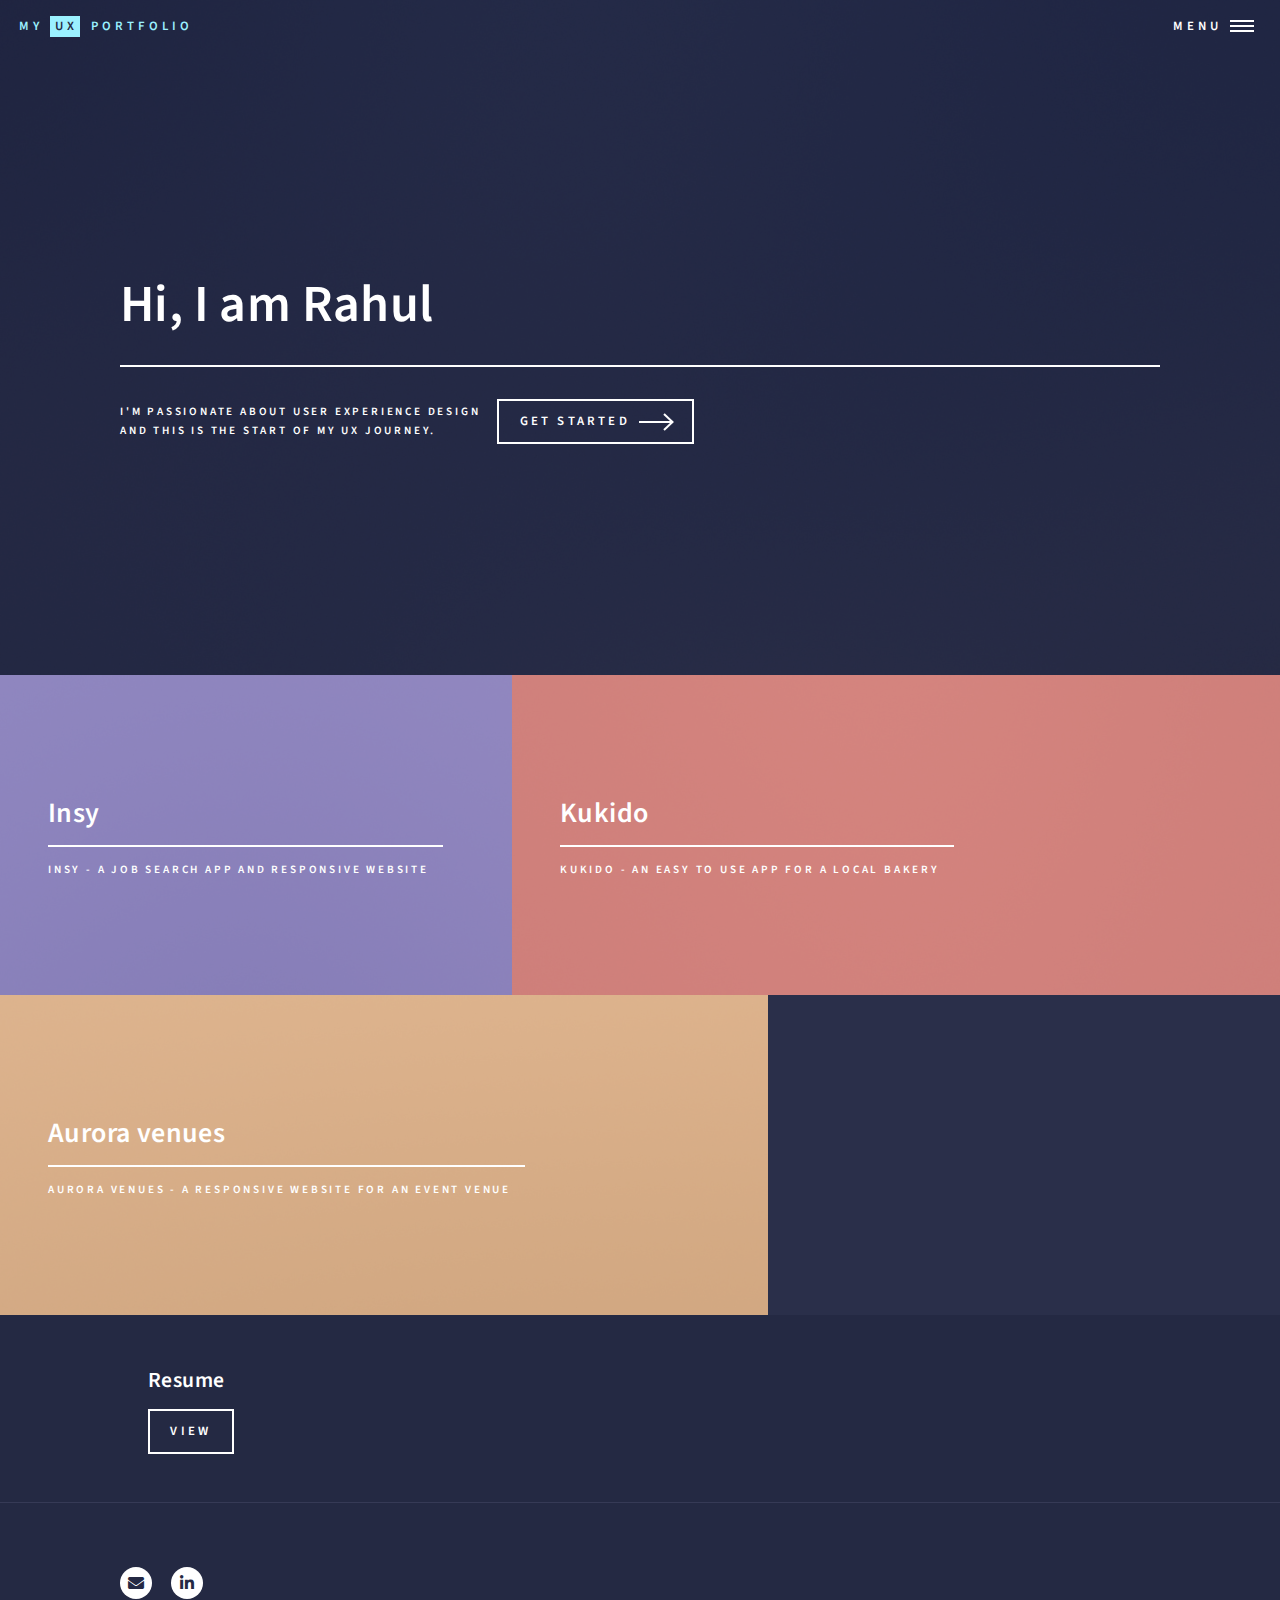
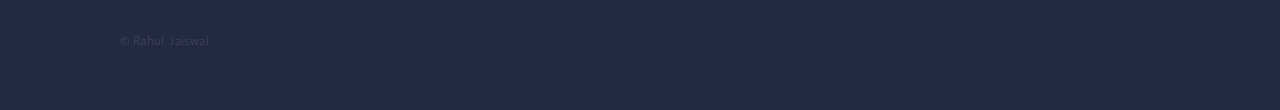
<file: index.html>
<!DOCTYPE HTML>
<html>
	<head>
		<title>Rahul Jaiswal - UX Portfolio</title>
		<meta charset="utf-8" />
		<meta name="viewport" content="width=device-width, initial-scale=1, user-scalable=no" />
		<link rel="stylesheet" href="assets/css/main.css" />
		<noscript><link rel="stylesheet" href="assets/css/noscript.css" /></noscript>
	</head>
	<body class="is-preload">

		<!-- Wrapper -->
			<div id="wrapper">

				<!-- Header -->
					<header id="header" class="alt">
						<a href="index.html" class="logo"><span>My </span><strong>UX</strong> <span>Portfolio</span></a>
						<nav>
							<a href="#menu">Menu</a>
						</nav>
					</header>

				<!-- Menu -->
					<nav id="menu">
						<ul class="links">
							<li><a href="index.html">Home</a></li>
							
							<li><a href="about.html">About</a></li>
							
						</ul>
						
					</nav>

				<!-- Banner -->
					<section id="banner" class="major">
						<div class="inner">
							<header class="major">
								<h1>Hi, I am Rahul </h1>
							</header>
							<div class="content">
								<p>I'm passionate about user experience design<br />
								and this is the start of my UX journey.</p>
								<ul class="actions">
									<li><a href="#one" class="button next scrolly">Get Started</a></li>
								</ul>
							</div>
						</div>
					</section>

				<!-- Main -->
					<div id="main">

						<!-- One -->
							<section id="one" class="tiles">
								<article>
									<span class="image">
										<img src="images/pic01.jpg" alt="" />
									</span>
									<header class="major">
										<h3><a href="insy.html" class="link">Insy</a></h3>
										<p>Insy - A job search app and responsive website</p>
									</header>
								</article>
								<article>
									<span class="image">
										<img src="images/pic02.jpg" alt="" />
									</span>
									<header class="major">
										<h3><a href="kukido.html" class="link">Kukido</a></h3>
										<p>Kukido - An easy to use app for a local bakery</p>
									</header>
								</article>
								<article>
									<span class="image">
										<img src="images/pic03.jpg" alt="" />
									</span>
									<header class="major">
										<h3><a href="aurora.html" class="link">Aurora venues</a></h3>
										<p>Aurora venues - A responsive website for an event venue</p>
									</header>
								</article>
								
							</section>

						
					</div>

				<!-- Contact -->
					<section id="contact">
						
							
							
								
						<div class="contact-method">
						
							<h3>Resume</h3>
							<ul class="actions">
								<li><a href="https://drive.google.com/file/d/16AowHIV2PCfKA3RDpRT-VgDS4hAPNnhu/view?usp=share_link" target = "_blank" class = "button">view</a></li>
							</ul>
						</div>
								
								
								
							
						
					</section>

				<!-- Footer -->
					<footer id="footer">
						<div class="inner">
							<ul class="icons">
								<li><a href="mailto: rahuljaisvval@outlook.com" target = "_blank" class="icon solid alt fa-envelope"><span class="label">Email</span></a></li>
								
							
								
								<li><a href="http://www.linkedin.com/in/rahuljaisvval" target="_blank" class="icon brands alt fa-linkedin-in"><span class="label">LinkedIn</span></a></li>
							</ul>
							<ul class="copyright">
								<li>&copy; Rahul Jaiswal</li>
							</ul>
						</div>
					</footer>

			</div>

		<!-- Scripts -->
			<script src="assets/js/jquery.min.js"></script>
			<script src="assets/js/jquery.scrolly.min.js"></script>
			<script src="assets/js/jquery.scrollex.min.js"></script>
			<script src="assets/js/browser.min.js"></script>
			<script src="assets/js/breakpoints.min.js"></script>
			<script src="assets/js/util.js"></script>
			<script src="assets/js/main.js"></script>

	</body>
</html>
</file>
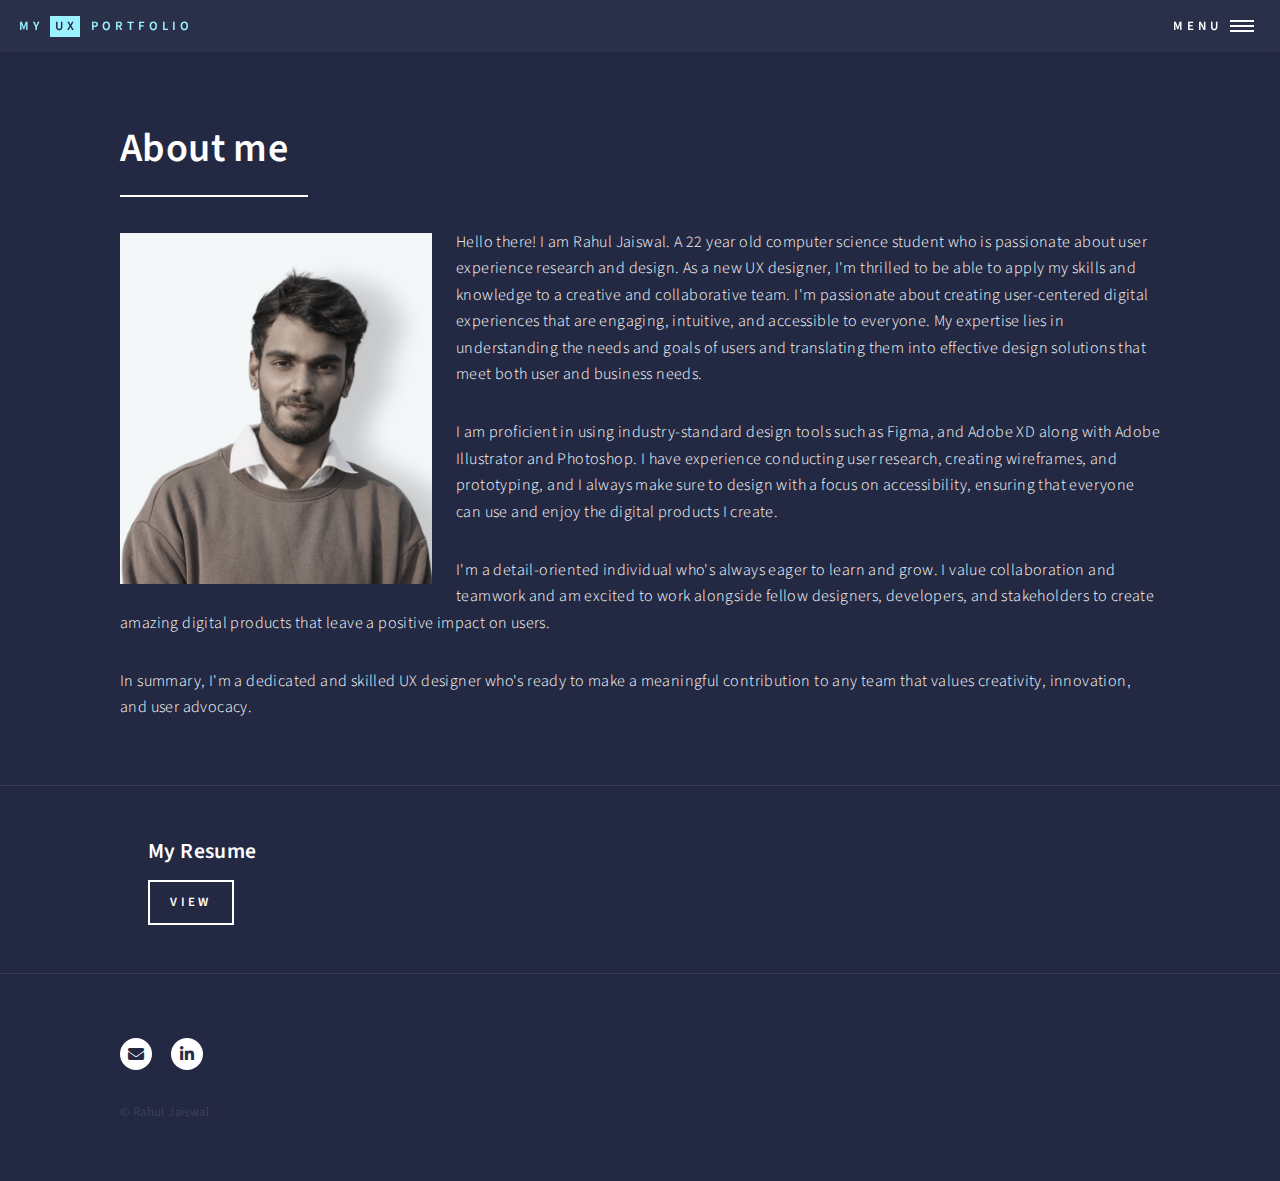
<file: about.html>
<!DOCTYPE HTML>

<html>
	<head>
		<title>About</title>
		<meta charset="utf-8" />
		<meta name="viewport" content="width=device-width, initial-scale=1, user-scalable=no" />
		<link rel="stylesheet" href="assets/css/main.css" />
		<noscript><link rel="stylesheet" href="assets/css/noscript.css" /></noscript>
	</head>
	<body class="is-preload">

		<!-- Wrapper -->
			<div id="wrapper">

				<!-- Header -->
					<header id="header">
						<a href="index.html" class="logo"><span>My </span><strong>UX</strong> <span>Portfolio</span></a>
						<nav>
							<a href="#menu">Menu</a>
						</nav>
					</header>

				<!-- Menu -->
					<nav id="menu">
						<ul class="links">
							<li><a href="index.html">Home</a></li>
							<li><a href="about.html">About</a></li>
							
						</ul>
						
					</nav>

				<!-- Main -->
					<div id="main" class="alt">

						<!-- One -->
							<section id="one">
								<div class="inner">
									<header class="major">
										<h1>About me</h1>
									</header>
									<span class="image left"><img src="/images/about.jpg" alt="" data-position="25% 25%" /></span>
									<p>Hello there! I am Rahul Jaiswal. A 22 year old computer science student who is passionate about user experience research and design. As a new UX designer, I'm thrilled to be able to apply my skills and knowledge to a creative and collaborative team. I'm passionate about creating user-centered digital experiences that are engaging, intuitive, and accessible to everyone. My expertise lies in understanding the needs and goals of users and translating them into effective design solutions that meet both user and business needs.</p>

										<p>I am proficient in using industry-standard design tools such as Figma, and Adobe XD along with Adobe Illustrator and Photoshop. I have experience conducting user research, creating wireframes, and prototyping, and I always make sure to design with a focus on accessibility, ensuring that everyone can use and enjoy the digital products I create.</p>
										
										<p>I'm a detail-oriented individual who's always eager to learn and grow. I value collaboration and teamwork and am excited to work alongside fellow designers, developers, and stakeholders to create amazing digital products that leave a positive impact on users.</p>
										
										<p>In summary, I'm a dedicated and skilled UX designer who's ready to make a meaningful contribution to any team that values creativity, innovation, and user advocacy.</p> 
										
										
										
										
								</div>
							</section>

					</div>

				<!-- Contact -->
				<section id="contact">
						
							
							
								
					<div class="contact-method">
						
						<h3>My Resume</h3>
						<ul class="actions">
							<li><a href="https://drive.google.com/file/d/16AowHIV2PCfKA3RDpRT-VgDS4hAPNnhu/view?usp=share_link" target = "_blank" class = "button">view</a></li>
						</ul>
					</div>
				
				
				
			
		
	</section>

				<!-- Footer -->
					<footer id="footer">
						<div class="inner">
							<ul class="icons">
								<li><a href="mailto: rahuljaisvval@outlook.com" class="icon solid alt fa-envelope"><span class="label">Email</span></a></li>
							
								
								<li><a href="http://www.linkedin.com/in/rahuljaisvval" target="_blank" class="icon brands alt fa-linkedin-in"><span class="label">LinkedIn</span></a></li>
							</ul>
							<ul class="copyright">
								<li>&copy; Rahul Jaiswal</li>
							</ul>
						</div>
					</footer>

			</div>

		<!-- Scripts -->
			<script src="assets/js/jquery.min.js"></script>
			<script src="assets/js/jquery.scrolly.min.js"></script>
			<script src="assets/js/jquery.scrollex.min.js"></script>
			<script src="assets/js/browser.min.js"></script>
			<script src="assets/js/breakpoints.min.js"></script>
			<script src="assets/js/util.js"></script>
			<script src="assets/js/main.js"></script>

	</body>
</html>
</file>
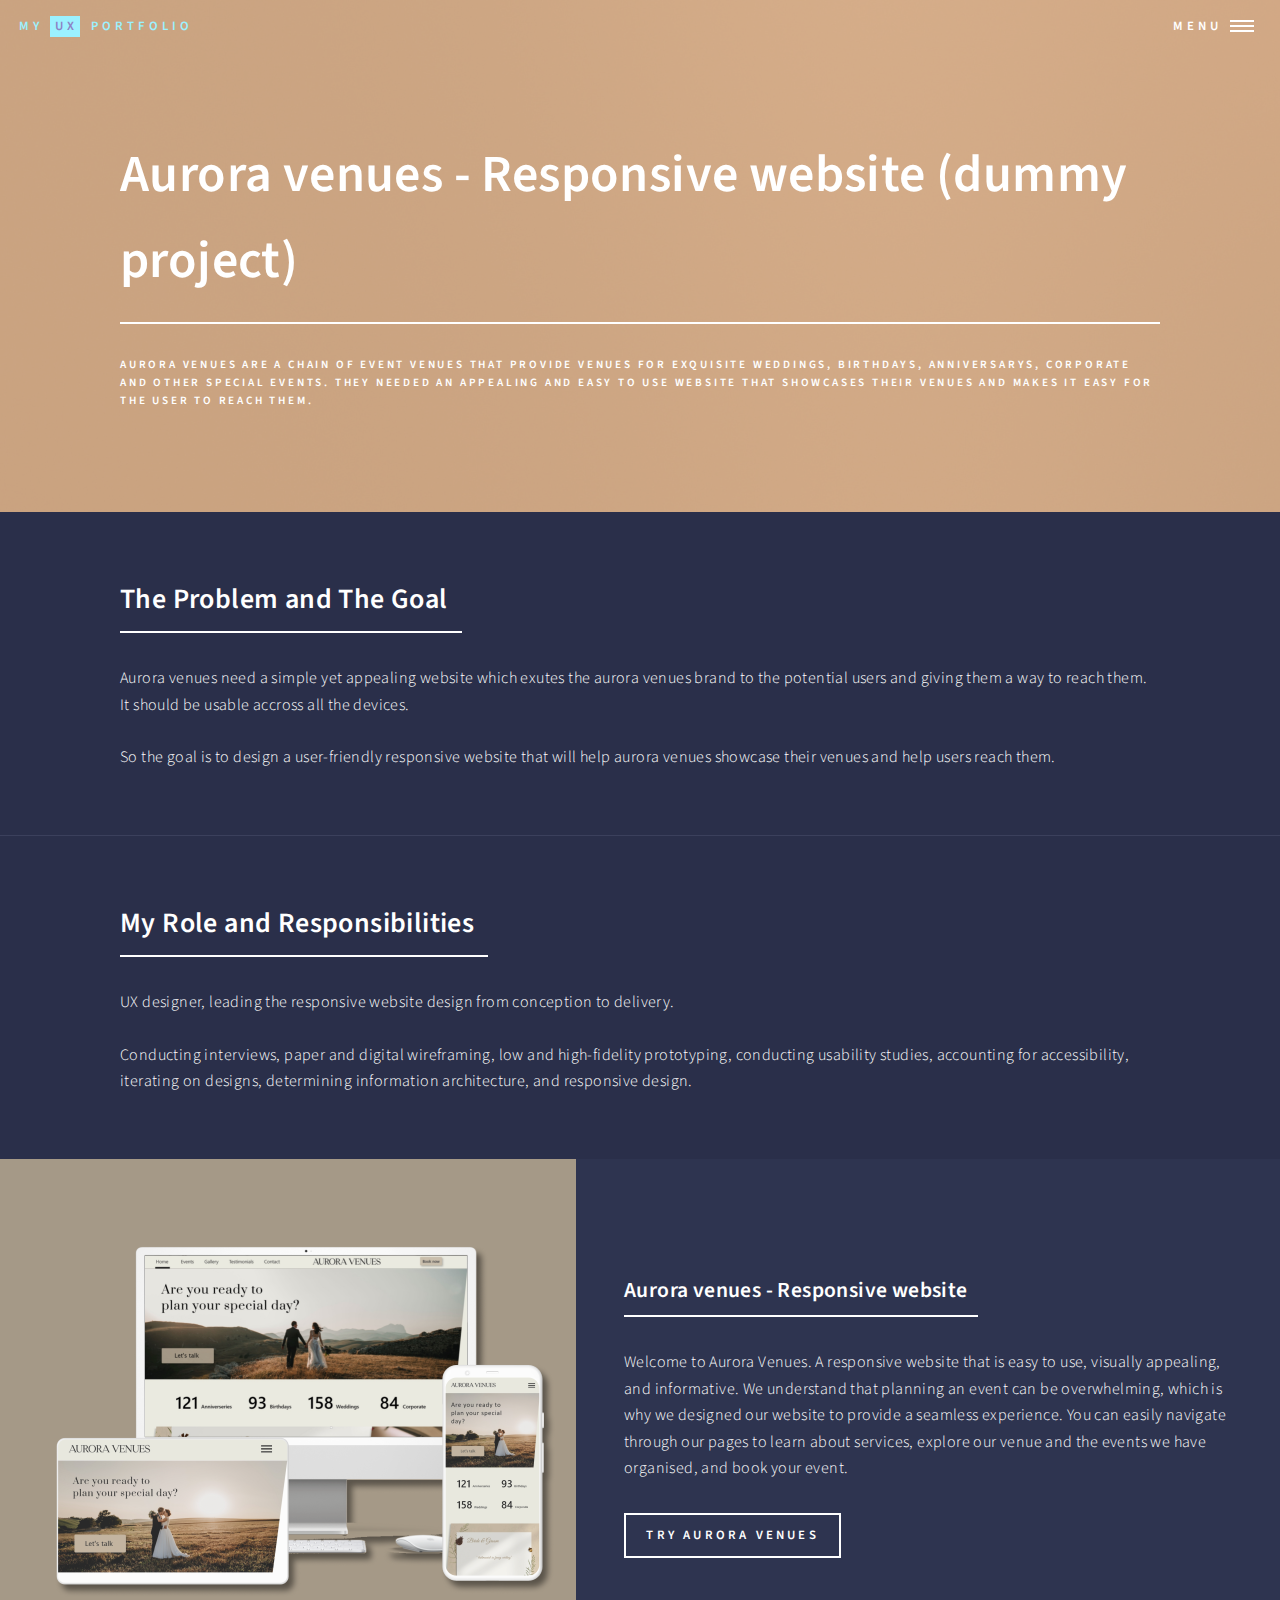
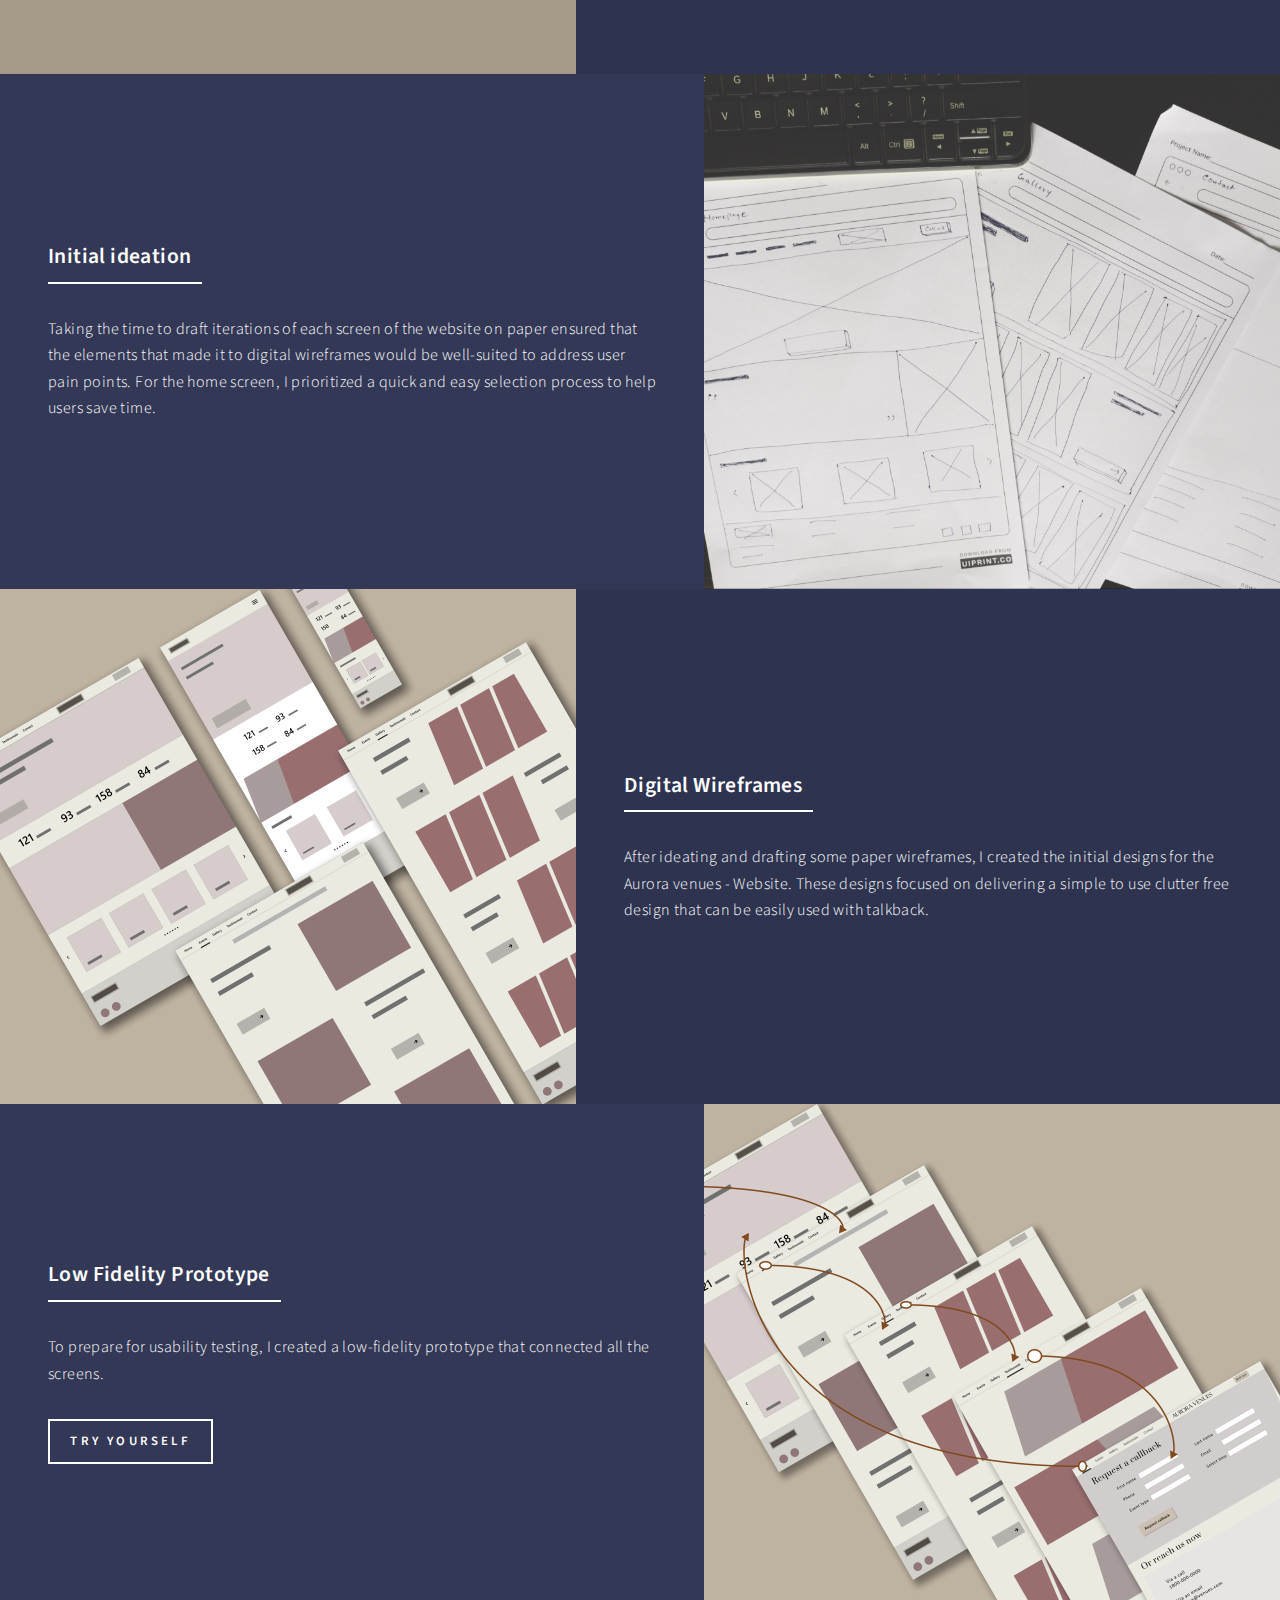
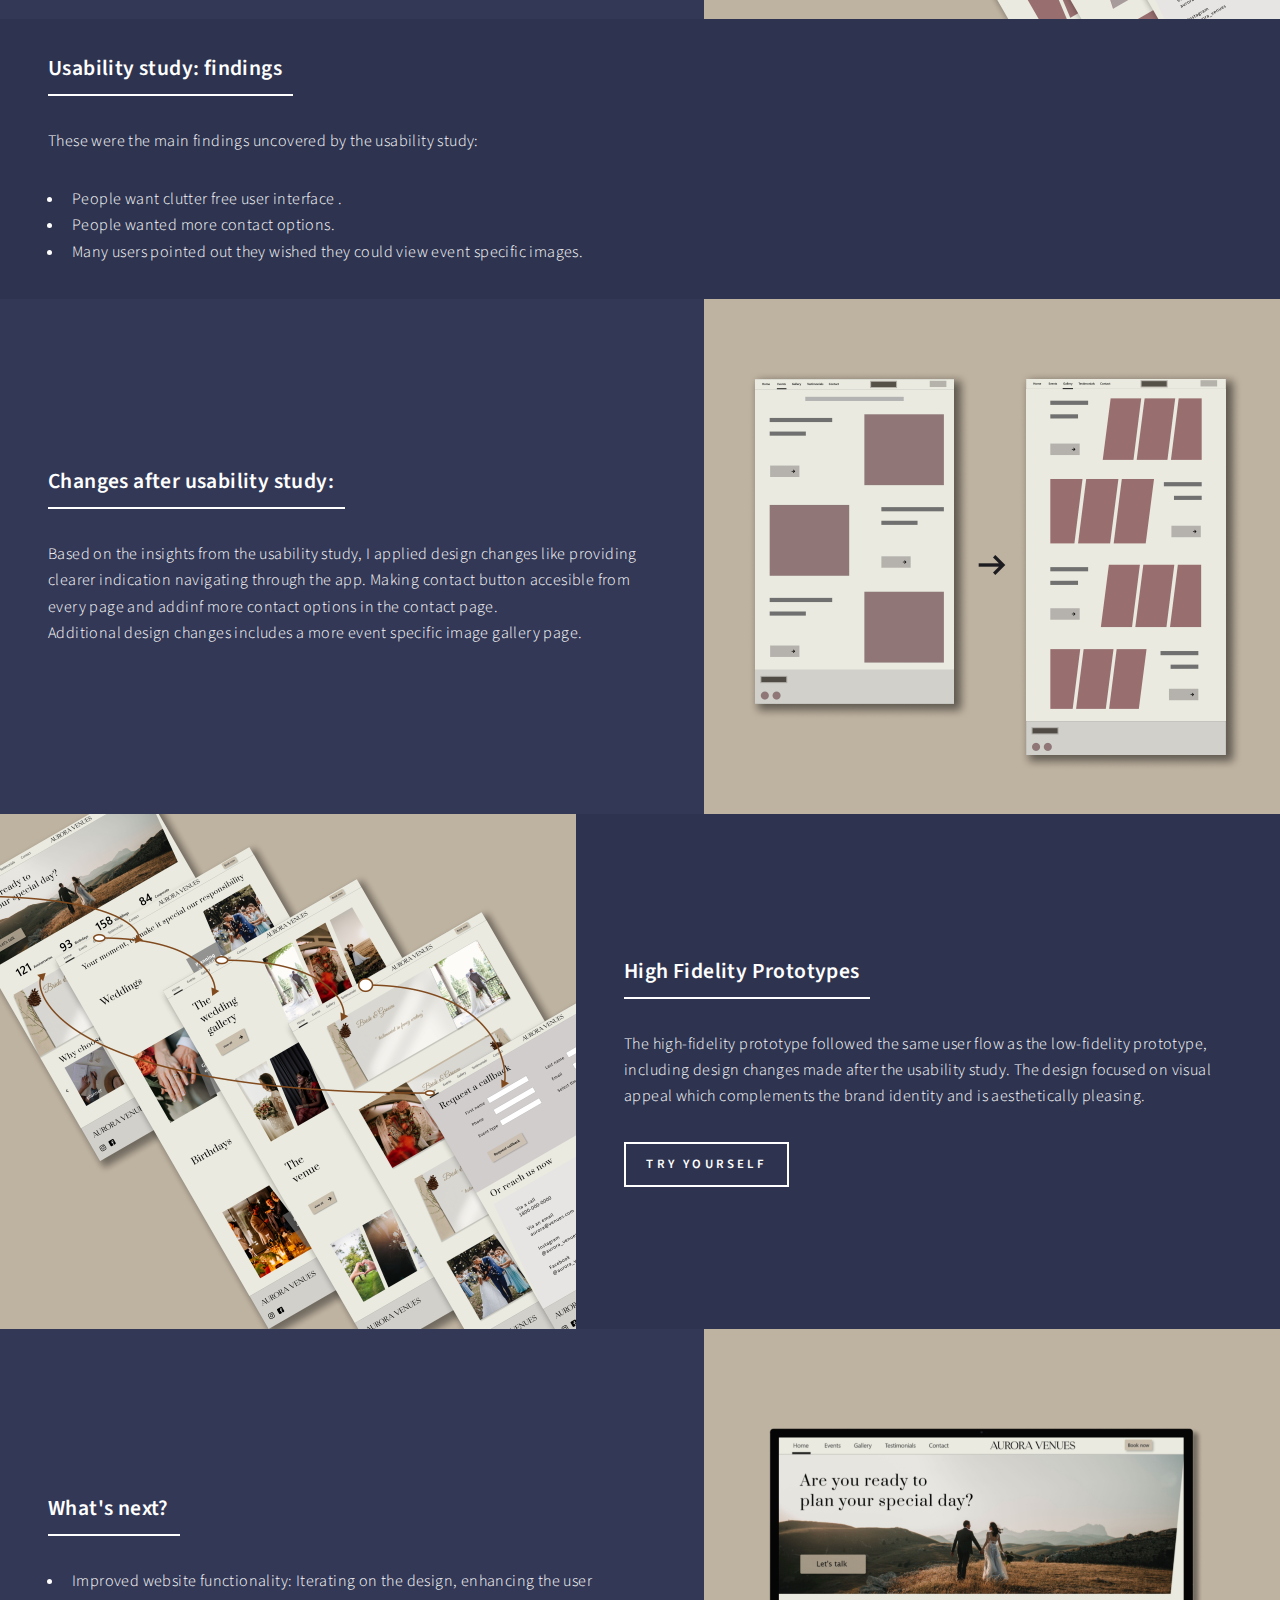
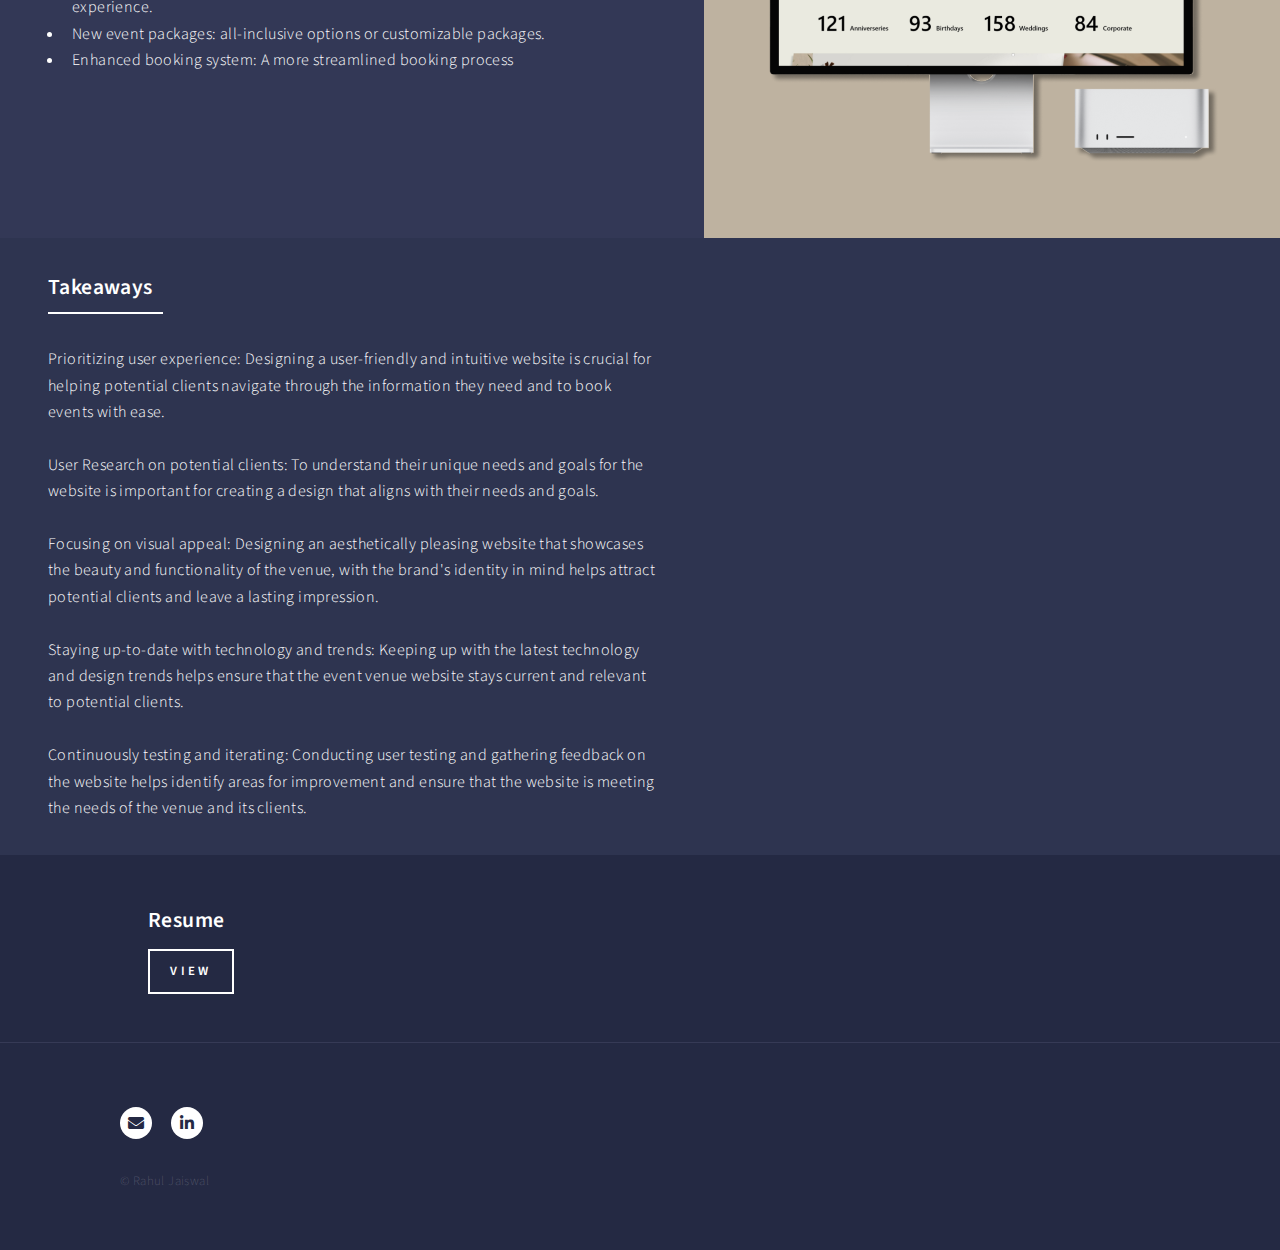
<file: aurora.html>
<!DOCTYPE HTML>

<html>
	<head>
		<title>Aurora venues - Case study</title>
		<meta charset="utf-8" />
		<meta name="viewport" content="width=device-width, initial-scale=1, user-scalable=no" />
		<link rel="stylesheet" href="assets/css/main.css" />
		<noscript><link rel="stylesheet" href="assets/css/noscript.css" /></noscript>
	</head>
	<body class="is-preload">

		<!-- Wrapper -->
			<div id="wrapper">

				<!-- Header -->
				<!-- Note: The "styleN" class below should match that of the banner element. -->
					<header id="header" class="alt style2">
						<a href="index.html" class="logo"><span>My </span><strong>UX</strong> <span>Portfolio</span></a>
						<nav>
							<a href="#menu">Menu</a>
						</nav>
					</header>

				<!-- Menu -->
					<nav id="menu">
						<ul class="links">
							<li><a href="index.html">Home</a></li>
							
							<li><a href="about.html">About</a></li>
							
						</ul>
						
					</nav>

				<!-- Banner -->
				<!-- Note: The "styleN" class below should match that of the header element. -->
					<section id="banner" class="style4">
						<div class="inner">
							<span class="image">
								<img src="images/pic07.jpg" alt="" />
							</span>
							<header class="major">
								<h1>Aurora venues - Responsive website (dummy project)</h1>
							</header>
							<div class="content">
								<p>Aurora venues are a chain of event venues that provide venues for exquisite weddings, birthdays, anniversarys, corporate and other special events. They needed an appealing and easy to use website that showcases their venues and makes it easy for the user to reach them.		
									
								</p>
							</div>
						</div>
					</section>

				<!-- Main -->
					<div id="main">

						<!-- One -->
							<section id="one">
								<div class="inner">
									<header class="major">
										<h2>The Problem and The Goal</h2>
									</header>
									<p>Aurora venues need a simple yet appealing website which exutes the aurora venues brand to the potential users and giving them a way to reach them. It should be usable accross all the devices. 

										</br>
										</br>
										So the goal is to design a user-friendly responsive website that will help aurora venues showcase their venues and help users reach them.
	
									</p>
								</div>
							</section>

							

							<section id="one">
								<div class="inner">
									<header class="major">
										<h2>My Role and Responsibilities</h2>
									</header>
									<p>UX designer, leading the responsive website design from conception to delivery.
										</br>
										</br>
										Conducting interviews, paper and digital wireframing, low and high-fidelity prototyping, conducting usability studies, accounting for accessibility, iterating on designs, determining information architecture, and responsive design.
	
									</p>
								</div>
							</section>

						<!-- Two -->
							<section id="two" class="spotlights">

								<section>
									<a href="images/av - logo.png" class="image">
										<img src="images/av - logo.png" alt="" data-position="25% 25%" />
									</a>
									<div class="content">
										<div class="inner">
											<header class="major">
												<h3>Aurora venues - Responsive website</h3>
											</header>
											<p>Welcome to Aurora Venues. A responsive website that is easy to use, visually appealing, and informative. We understand that planning an event can be overwhelming, which is why we designed our website to provide a seamless experience. You can easily navigate through our pages to learn about services, explore our venue and the events we have organised, and book your event.
											</p>
											<ul class="actions">
												<li><a href="https://xd.adobe.com/view/9f458995-fdbd-4d06-98ac-a1cf98fac5dd-ca16/" target ="_blank" class="button">Try Aurora Venues</a></li>
											</ul>
										</div>
									</div>
								</section>	
								<section>
									<a href="images/av - sketch.jpg" class="image">
										<img src="images/av - sketch.jpg" alt="" data-position="25% 25%" />
									</a>
									<div class="content">
										<div class="inner">
											<header class="major">
												<h3>Initial ideation</h3>
											</header>
											<p>Taking the time to draft iterations of each screen of the website on paper ensured that the elements that made it to digital wireframes would be well-suited to address user pain points. For the home screen, I prioritized a quick and easy selection process to help users save time. 

											</p>
											
										</div>
									</div>
								</section>	

								<section>
									<a href="images/av - wireframes.png" class="image">
										<img src="images/av - wireframes.png" alt="" data-position="center center" />
									</a>
									<div class="content">
										<div class="inner">
											<header class="major">
												<h3>Digital Wireframes</h3>
											</header>
											<p>After ideating and drafting some paper wireframes, I created the initial designs for the Aurora venues - Website. These designs focused on delivering a simple to use clutter free design that can be easily used with talkback. 

											</p>
											
										</div>
									</div>
								</section>
								<section>
									<a href="images/av - lofi.png" class="image">
										<img src="images/av - lofi.png" alt="" data-position="center center" />
									</a>
									<div class="content">
										<div class="inner">
											<header class="major">
												<h3>Low Fidelity Prototype</h3>
											</header>
											<p>To prepare for usability testing, I created a low-fidelity prototype that connected all the screens.
											</p>
											<ul class="actions">
												<li><a href="https://www.figma.com/proto/lhLiGt3AUqGsTM23dhc8Pf/aurora-venue?page-id=115%3A873&node-id=115-1213&viewport=555%2C278%2C0.07&scaling=scale-down&starting-point-node-id=115%3A1209" target="_blank" class="button">Try yourself</a></li>
											</ul>
										</div>
									</div>
								</section>
								
								<section>
									
									<div class="content">
										<div class="inner">
											<header class="major">
												<h3>Usability study: findings
												</h3>
											</header>
											<p>These were the main findings uncovered by the usability study: 
											</p>
											<ul>
												<li>People want clutter free user interface .
												</li>
												<li>People wanted more contact options.
												</li>
												<li>Many users pointed out they wished they could view event specific images.
												</li>
											</ul>
											
										</div>
									</div>
								</section>
								<section>
									<a href="images/av - changes.png" class="image">
										<img src="images/av - changes.png" alt="" data-position="top center" />
									</a>
									<div class="content">
										<div class="inner">
											<header class="major">
												<h3>Changes after usability study:</h3>
											</header>
											<p>Based on the insights from the usability study, I applied design changes like providing  clearer indication navigating through the app. Making contact button accesible from every page and addinf more contact options in the contact page.  <br> Additional design changes includes a more event specific image gallery page.

												</p>
											
										</div>
									</div>
								</section>
								<section>
									<a href="images/av - hifi.png" class="image">
										<img src="images/av - hifi.png" alt="" data-position="25% 25%" />
									</a>
									<div class="content">
										<div class="inner">
											<header class="major">
												<h3>High Fidelity Prototypes</h3>
											</header>
											<p>The high-fidelity prototype followed the same user flow as the low-fidelity prototype, including design changes made after the usability study. The design focused on visual appeal which complements the brand identity and is aesthetically pleasing.
											</p>
											<ul class="actions">
												<li><a href="https://xd.adobe.com/view/9f458995-fdbd-4d06-98ac-a1cf98fac5dd-ca16/" target="_blank" class="button">Try yourself</a></li>
											</ul>
										</div>
									</div>
								</section>

								<section>
									<a href="images/av - next.png" class="image">
										<img src="images/av - next.png" alt="" data-position="25% 25%" />
									</a>
									<div class="content">
										<div class="inner">
											<header class="major">
												<h3>What's next?</h3>
											</header>
											<ul><li>Improved website functionality: Iterating on the design, enhancing the user experience.

												<li> New event packages: all-inclusive options or customizable packages.
												<li>Enhanced booking system: A more streamlined booking process
												
												
												
												
												
												
											</ul>
											
										</div>
									</div>
								</section>

								<section>
									
									<div class="content">
										<div class="inner">
											<header class="major">
												<h3>Takeaways</h3>
											</header>
											<p>Prioritizing user experience: Designing a user-friendly and intuitive website is crucial for helping potential clients navigate through the information they need and to book events with ease.
												<br>
												<br>
												User Research on potential clients: To understand their unique needs and goals for the website is important for creating a design that aligns with their needs and goals.
												<br>
												<br>
												Focusing on visual appeal: Designing an aesthetically pleasing website that showcases the beauty and functionality of the venue, with the brand's identity in mind helps attract potential clients and leave a lasting impression.
												<br>
												<br>
												Staying up-to-date with technology and trends: Keeping up with the latest technology and design trends helps ensure that the event venue website stays current and relevant to potential clients.
												<br>
												<br>
												Continuously testing and iterating: Conducting user testing and gathering feedback on the website helps identify areas for improvement and ensure that the website is meeting the needs of the venue and its clients.
											</p>
											
										</div>
									</div>
								</section>

								
							</section>

						

					</div>

				<!-- Contact -->
				<section id="contact">
						
							
							
								
					<div class="contact-method">
						
						<h3>Resume</h3>
						<ul class="actions">
							<li><a href="https://drive.google.com/file/d/16AowHIV2PCfKA3RDpRT-VgDS4hAPNnhu/view?usp=share_link" target = "_blank" class = "button">view</a></li>
						</ul>
					</div>
				
				
				
			
		
	</section>

				<!-- Footer -->
					<footer id="footer">
						<div class="inner">
							<ul class="icons">
								
								<li><a href="mailto: rahuljaisvval@outlook.com" class="icon solid alt fa-envelope"><span class="label">Email</span></a></li>

								
								<li><a href="http://www.linkedin.com/in/rahuljaisvval" target="_blank" class="icon brands alt fa-linkedin-in"><span class="label">LinkedIn</span></a></li>
							</ul>
							<ul class="copyright">
								<li>&copy; Rahul Jaiswal</li>
							</ul>
						</div>
					</footer>

			</div>

		<!-- Scripts -->
			<script src="assets/js/jquery.min.js"></script>
			<script src="assets/js/jquery.scrolly.min.js"></script>
			<script src="assets/js/jquery.scrollex.min.js"></script>
			<script src="assets/js/browser.min.js"></script>
			<script src="assets/js/breakpoints.min.js"></script>
			<script src="assets/js/util.js"></script>
			<script src="assets/js/main.js"></script>

	</body>
</html>
</file>
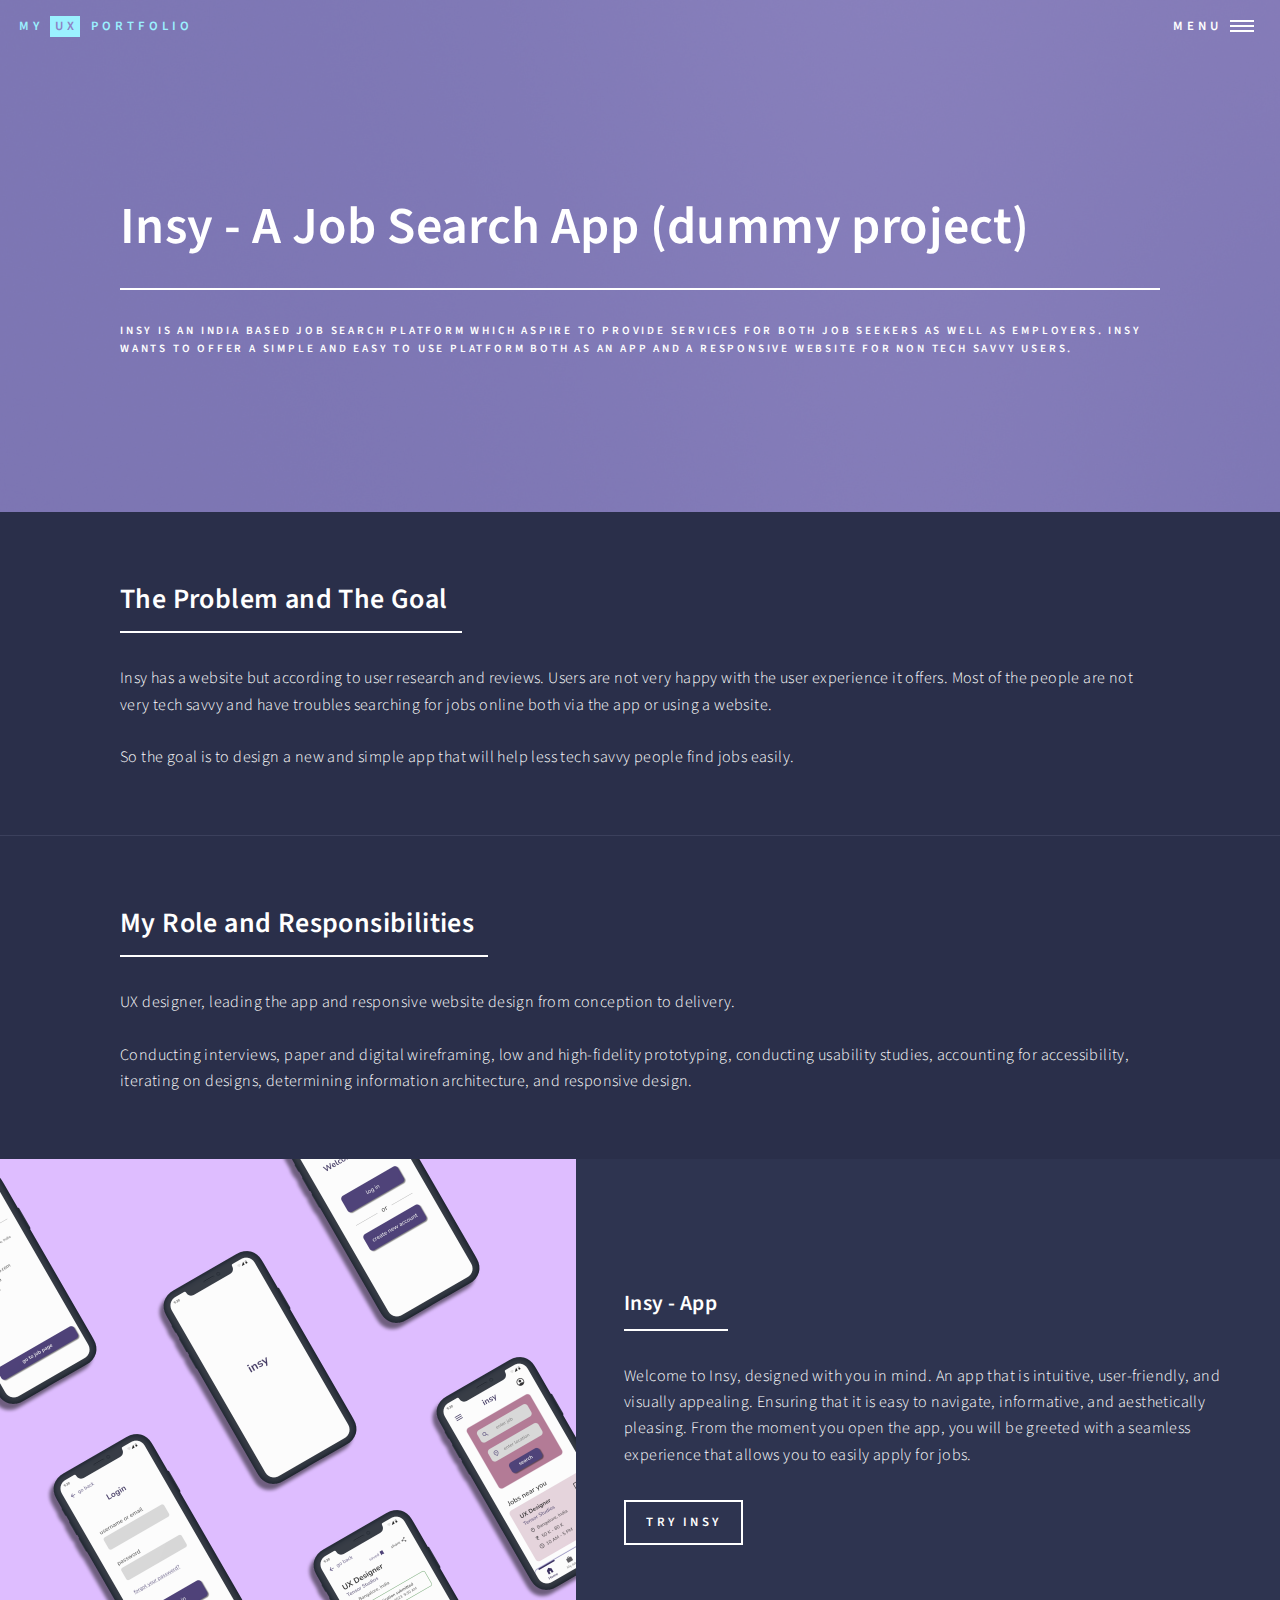
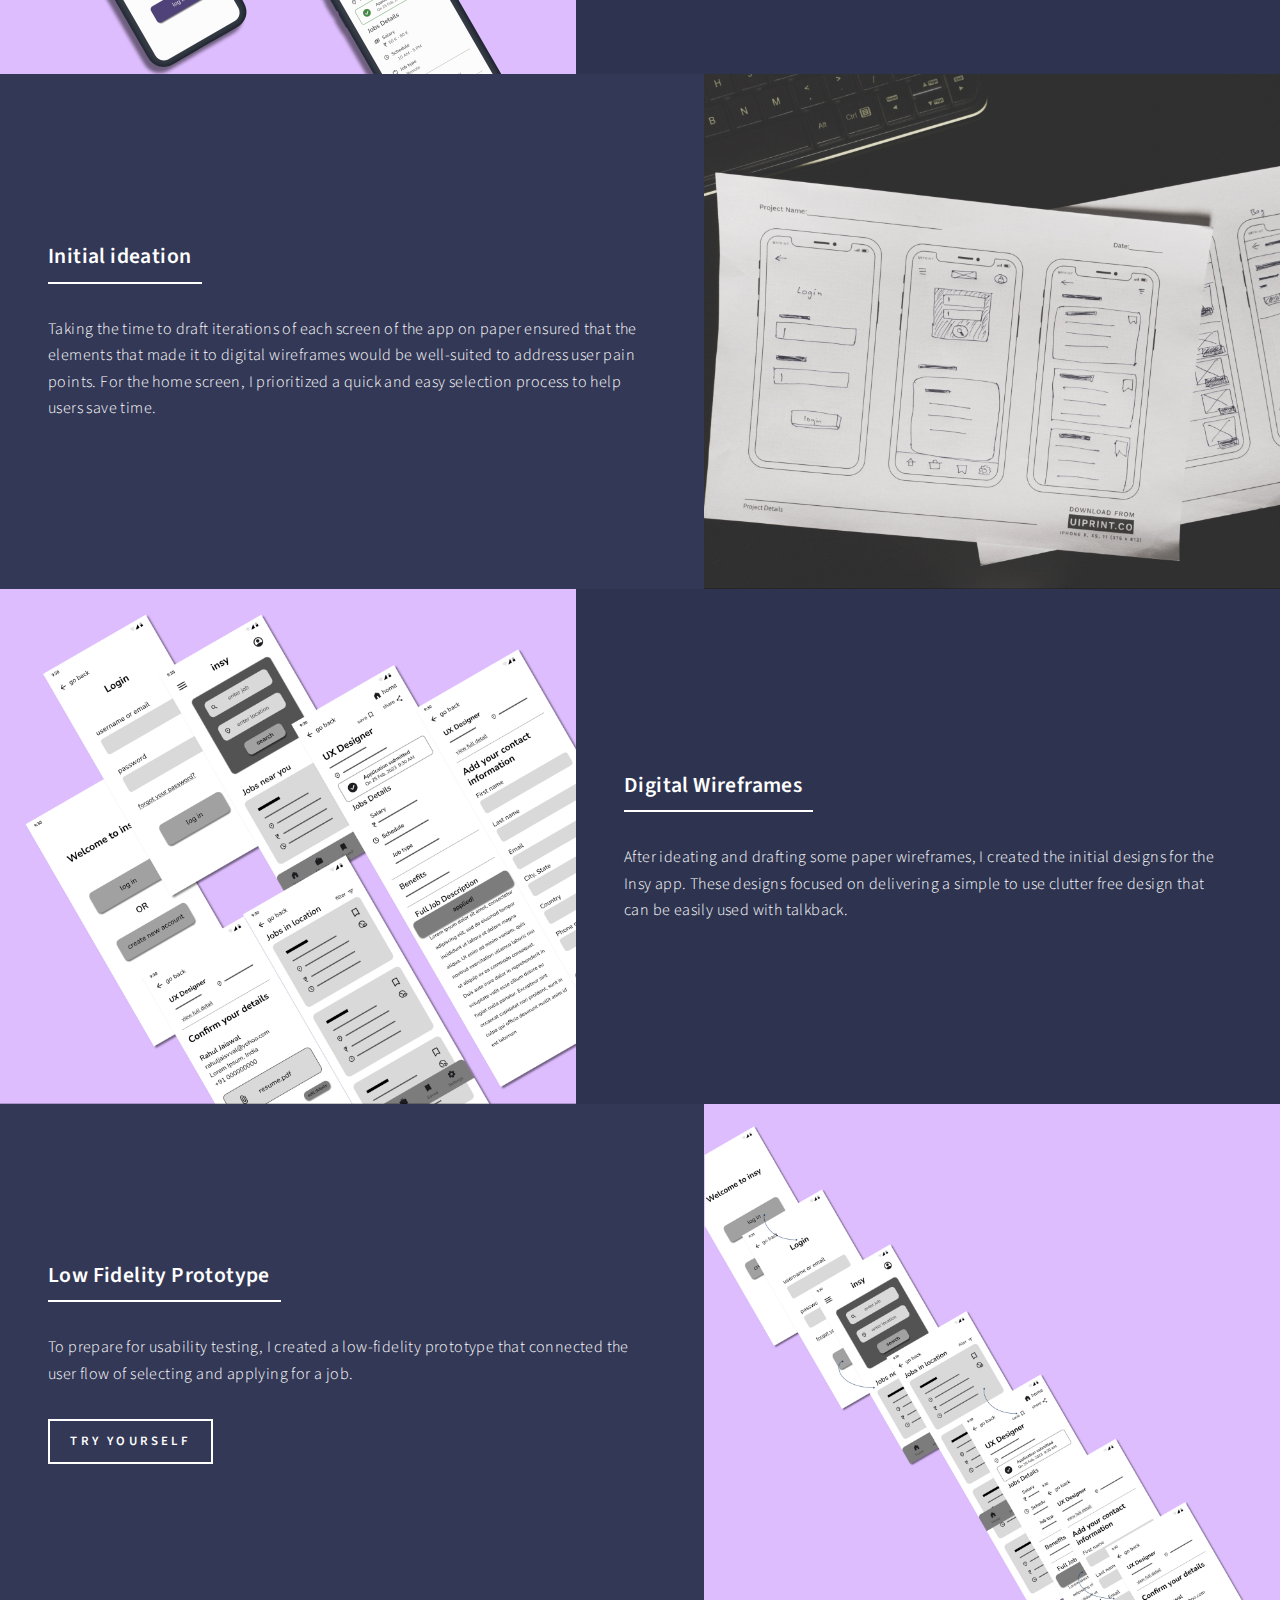
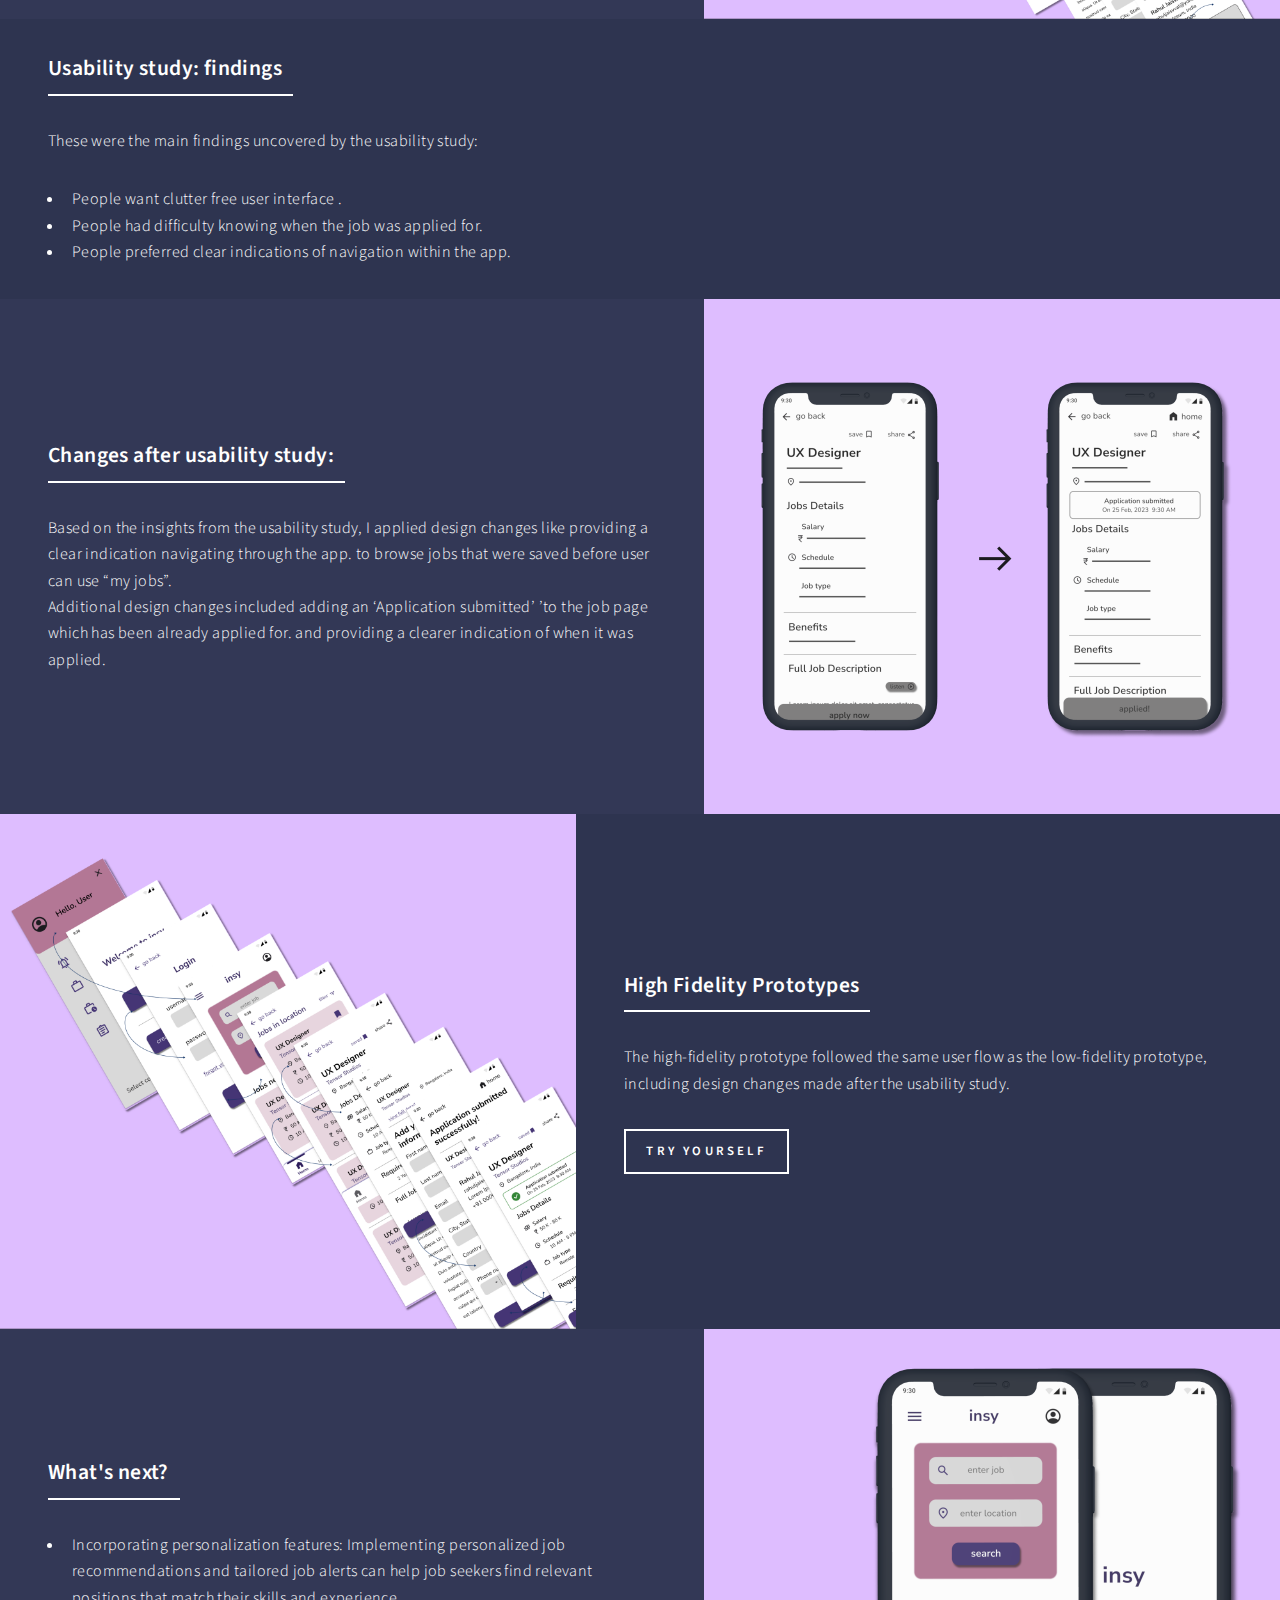
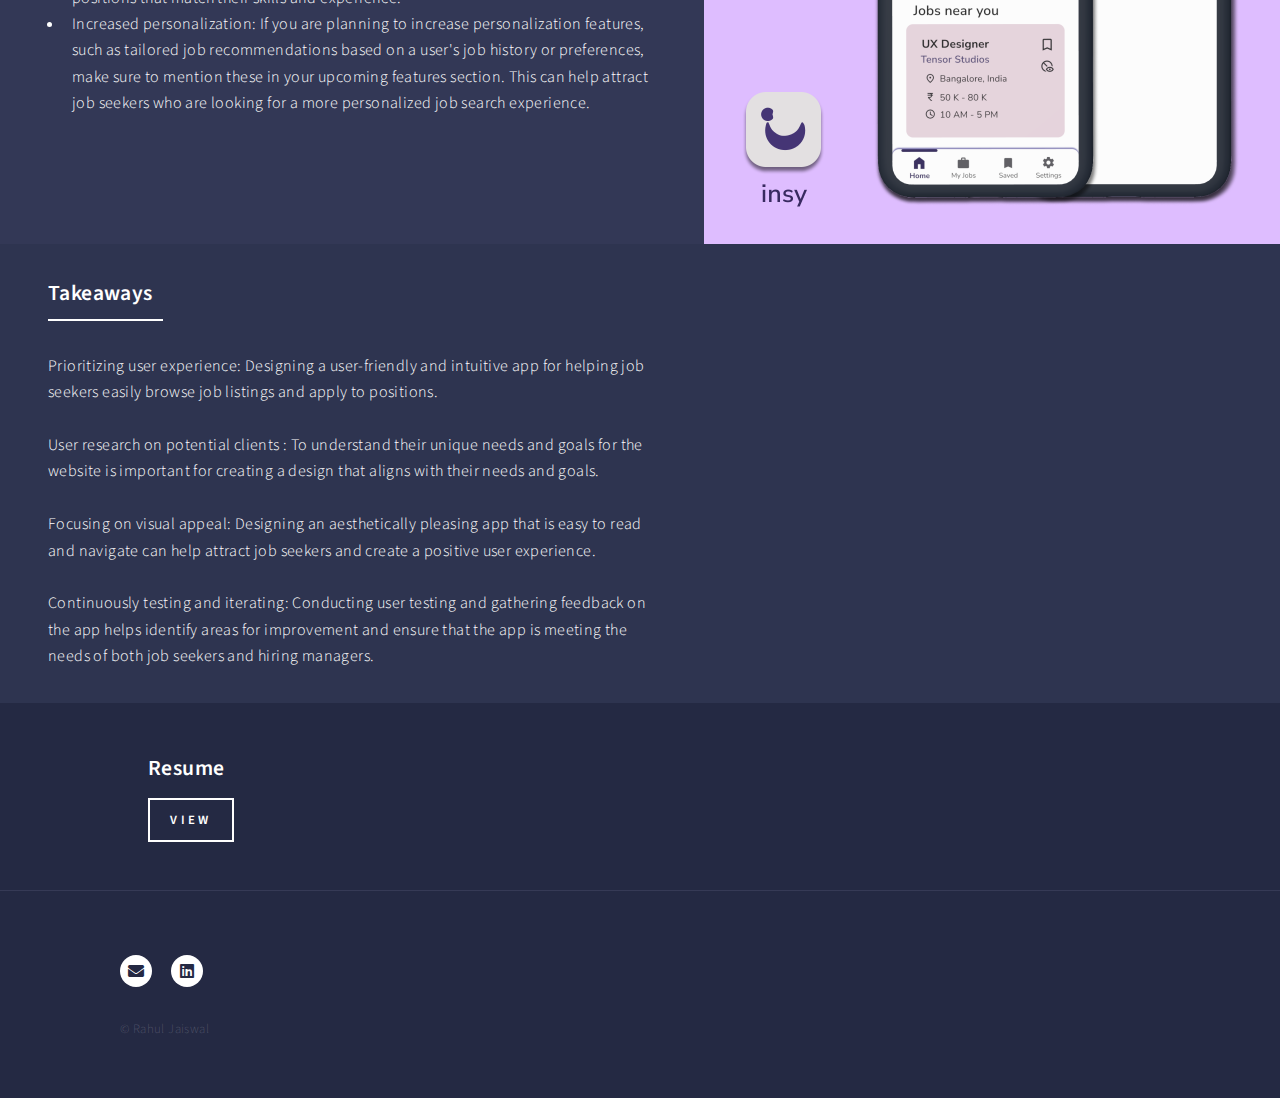
<file: insy.html>
<!DOCTYPE HTML>

<html>
	<head>
		<title>Insy - Case study</title>
		<meta charset="utf-8" />
		<meta name="viewport" content="width=device-width, initial-scale=1, user-scalable=no" />
		<link rel="stylesheet" href="assets/css/main.css" />
		<noscript><link rel="stylesheet" href="assets/css/noscript.css" /></noscript>
	</head>
	<body class="is-preload">

		<!-- Wrapper -->
			<div id="wrapper">

				<!-- Header -->
				<!-- Note: The "styleN" class below should match that of the banner element. -->
					<header id="header" class="alt style2">
						<a href="index.html" class="logo"><span>My </span><strong>UX</strong> <span>Portfolio</span></a>
						<nav>
							<a href="#menu">Menu</a>
						</nav>
					</header>

				<!-- Menu -->
					<nav id="menu">
						<ul class="links">
							<li><a href="index.html">Home</a></li>
							
							<li><a href="about.html">About</a></li>
							
						</ul>
						
					</nav>

				<!-- Banner -->
				<!-- Note: The "styleN" class below should match that of the header element. -->
					<section id="banner" class="style2">
						<div class="inner">
							<span class="image">
								<img src="images/pic07.jpg" alt="" />
							</span>
							<header class="major">
								<h1>Insy - A Job Search App (dummy project)</h1>
							</header>
							<div class="content">
								<p>Insy is an India based job search platform which aspire to provide services for both job seekers as well as employers. 
								Insy wants to offer a simple and easy to use platform both as an app and a responsive website for non tech savvy users.		
									
								</p>
							</div>
						</div>
					</section>

				<!-- Main -->
					<div id="main">

						<!-- One -->
							<section id="one">
								<div class="inner">
									<header class="major">
										<h2>The Problem and The Goal</h2>
									</header>
									<p>Insy has a website but according to user research and reviews. Users are not very happy with the user experience it offers. Most of the people are not very tech savvy and have troubles searching for jobs online both via the app or using a website.  

										</br>
										</br>
										So the goal is to design a new and simple app that will help less tech savvy people find jobs easily.
	
									</p>
								</div>
							</section>

							

							<section id="one">
								<div class="inner">
									<header class="major">
										<h2>My Role and Responsibilities</h2>
									</header>
									<p>UX designer, leading the app and responsive website design from conception to delivery.
										</br>
										</br>
										Conducting interviews, paper and digital wireframing, low and high-fidelity prototyping, conducting usability studies, accounting for accessibility, iterating on designs, determining information architecture, and responsive design.
	
									</p>
								</div>
							</section>

						<!-- Two -->
							<section id="two" class="spotlights">

								<section>
									<a href="images/insy - next.png" class="image">
										<img src="images/insy - next.png" alt="" data-position="25% 25%" />
									</a>
									<div class="content">
										<div class="inner">
											<header class="major">
												<h3>Insy - App</h3>
											</header>
											<p>Welcome to Insy, designed with you in mind. An app that is intuitive, user-friendly, and visually appealing. Ensuring that it is easy to navigate, informative, and aesthetically pleasing. From the moment you open the app, you will be greeted with a seamless experience that allows you to easily apply for jobs. 
											</p>
											<ul class="actions">
												<li><a href="https://www.figma.com/proto/Ph4Ge0dSHsbfqt9HVHuVnc/insy?page-id=52%3A998&node-id=52-1012&viewport=451%2C357%2C0.13&scaling=scale-down&starting-point-node-id=52%3A999" target="_blank" class="button">Try Insy</a></li>
											</ul>
										</div>
									</div>
								</section>	
								<section>
									<a href="images/insy - sketch.jpg" class="image">
										<img src="images/insy - sketch.jpg" alt="" data-position="25% 25%" />
									</a>
									<div class="content">
										<div class="inner">
											<header class="major">
												<h3>Initial ideation</h3>
											</header>
											<p>Taking the time to draft iterations of each screen of the app on paper ensured that the elements that made it to digital wireframes would be well-suited to address user pain points. For the home screen, I prioritized a quick and easy selection process to help users save time. 

											</p>
											
										</div>
									</div>
								</section>	

								<section>
									<a href="images/insy - wireframes.png" class="image">
										<img src="images/insy - wireframes.png" alt="" data-position="center center" />
									</a>
									<div class="content">
										<div class="inner">
											<header class="major">
												<h3>Digital Wireframes</h3>
											</header>
											<p>After ideating and drafting some paper wireframes, I created the initial designs for the Insy app. These designs focused on delivering a simple to use clutter free design that can be easily used with talkback. 

											</p>
											
										</div>
									</div>
								</section>
								<section>
									<a href="images/insy - lofi.png" class="image">
										<img src="images/insy - lofi.png" alt="" data-position="center center" />
									</a>
									<div class="content">
										<div class="inner">
											<header class="major">
												<h3>Low Fidelity Prototype</h3>
											</header>
											<p>To prepare for usability testing, I created a low-fidelity prototype that connected the user flow of selecting and applying for a job.
											</p>
											<ul class="actions">
												<li><a href="https://www.figma.com/proto/Ph4Ge0dSHsbfqt9HVHuVnc/insy?page-id=0%3A1&node-id=4-110&viewport=312%2C89%2C0.2&scaling=scale-down&starting-point-node-id=4%3A110" target="_blank" class="button">Try yourself</a></li>
											</ul>
										</div>
									</div>
								</section>
								
								<section>
									
									<div class="content">
										<div class="inner">
											<header class="major">
												<h3>Usability study: findings
												</h3>
											</header>
											<p>These were the main findings uncovered by the usability study: 
											</p>
											<ul>
												<li>People want clutter free user interface .
												</li>
												<li>People had difficulty knowing when the job was applied for.
												</li>
												<li>People preferred clear indications of navigation within the app.
												</li>
											</ul>
											
										</div>
									</div>
								</section>
								<section>
									<a href="images/insy - changes.png" class="image">
										<img src="images/insy - changes.png" alt="" data-position="top center" />
									</a>
									<div class="content">
										<div class="inner">
											<header class="major">
												<h3>Changes after usability study:</h3>
											</header>
											<p>Based on the insights from the usability study, I applied design changes like providing a clear indication navigating through the app. to browse jobs that were saved before user can use “my jobs”. <br> Additional design changes included adding an  ‘Application submitted’ ’to the job page which has been already applied for. and providing a clearer indication of when it was applied.

												</p>
											
										</div>
									</div>
								</section>
								<section>
									<a href="images/insy - hifi.png" class="image">
										<img src="images/insy - hifi.png" alt="" data-position="25% 25%" />
									</a>
									<div class="content">
										<div class="inner">
											<header class="major">
												<h3>High Fidelity Prototypes</h3>
											</header>
											<p>The high-fidelity prototype followed the same user flow as the low-fidelity prototype, including design changes made after the usability study.
											</p>
											<ul class="actions">
												<li><a href="https://www.figma.com/proto/Ph4Ge0dSHsbfqt9HVHuVnc/insy?page-id=52%3A998&node-id=52-1012&viewport=451%2C357%2C0.13&scaling=scale-down&starting-point-node-id=52%3A999" target="_blank" class="button">Try yourself</a></li>
											</ul>
										</div>
									</div>
								</section>

								<section>
									<a href="images/insy - app.png" class="image">
										<img src="images/insy - app.png" alt="" data-position="25% 25%" />
									</a>
									<div class="content">
										<div class="inner">
											<header class="major">
												<h3>What's next?</h3>
											</header>
											<ul><li>Incorporating personalization features: Implementing personalized job recommendations and tailored job alerts can help job seekers find relevant positions that match their skills and experience.</li>
												
												<li>Increased personalization: If you are planning to increase personalization features, such as tailored job recommendations based on a user's job history or preferences, make sure to mention these in your upcoming features section. This can help attract job seekers who are looking for a more personalized job search experience.</li>
											</ul>
											
										</div>
									</div>
								</section>

								<section>
									
									<div class="content">
										<div class="inner">
											<header class="major">
												<h3>Takeaways</h3>
											</header>
											<p>Prioritizing user experience: Designing a user-friendly and intuitive app for helping job seekers easily browse job listings and apply to positions.
												<br>
												<br>
												User research on potential clients : To understand their unique needs and goals for the website is important for creating a design that aligns with their needs and goals.
												<br>
												<br>
												Focusing on visual appeal: Designing an aesthetically pleasing app that is easy to read and navigate can help attract job seekers and create a positive user experience.
												
												
												<br>
												<br>
												Continuously testing and iterating: Conducting user testing and gathering feedback on the app helps identify areas for improvement and ensure that the app is meeting the needs of both job seekers and hiring managers.
											</p>
											
										</div>
									</div>
								</section>

								
							</section>

						

					</div>

				<!-- Contact -->
				<section id="contact">
						
							
							
								
					<div class="contact-method">
						
						<h3>Resume</h3>
						<ul class="actions">
							<li><a href="https://drive.google.com/file/d/16AowHIV2PCfKA3RDpRT-VgDS4hAPNnhu/view?usp=share_link" target = "_blank" class = "button">view</a></li>
						</ul>
					</div>
				
				
				
			
		
	</section>

				<!-- Footer -->
					<footer id="footer">
						<div class="inner">
							<ul class="icons">
								<li><a href="mailto: rahuljaisvval@outlook.com" class="icon solid alt fa-envelope"><span class="label">Email</span></a></li>
								
								
								
								<li><a href="http://www.linkedin.com/in/rahuljaisvval" target="_blank" class="icon brands alt fa-linkedin"><span class="label">LinkedIn</span></a></li>
							</ul>
							<ul class="copyright">
								<li>&copy; Rahul Jaiswal</li>
							</ul>
						</div>
					</footer>

			</div>

		<!-- Scripts -->
			<script src="assets/js/jquery.min.js"></script>
			<script src="assets/js/jquery.scrolly.min.js"></script>
			<script src="assets/js/jquery.scrollex.min.js"></script>
			<script src="assets/js/browser.min.js"></script>
			<script src="assets/js/breakpoints.min.js"></script>
			<script src="assets/js/util.js"></script>
			<script src="assets/js/main.js"></script>

	</body>
</html>
</file>
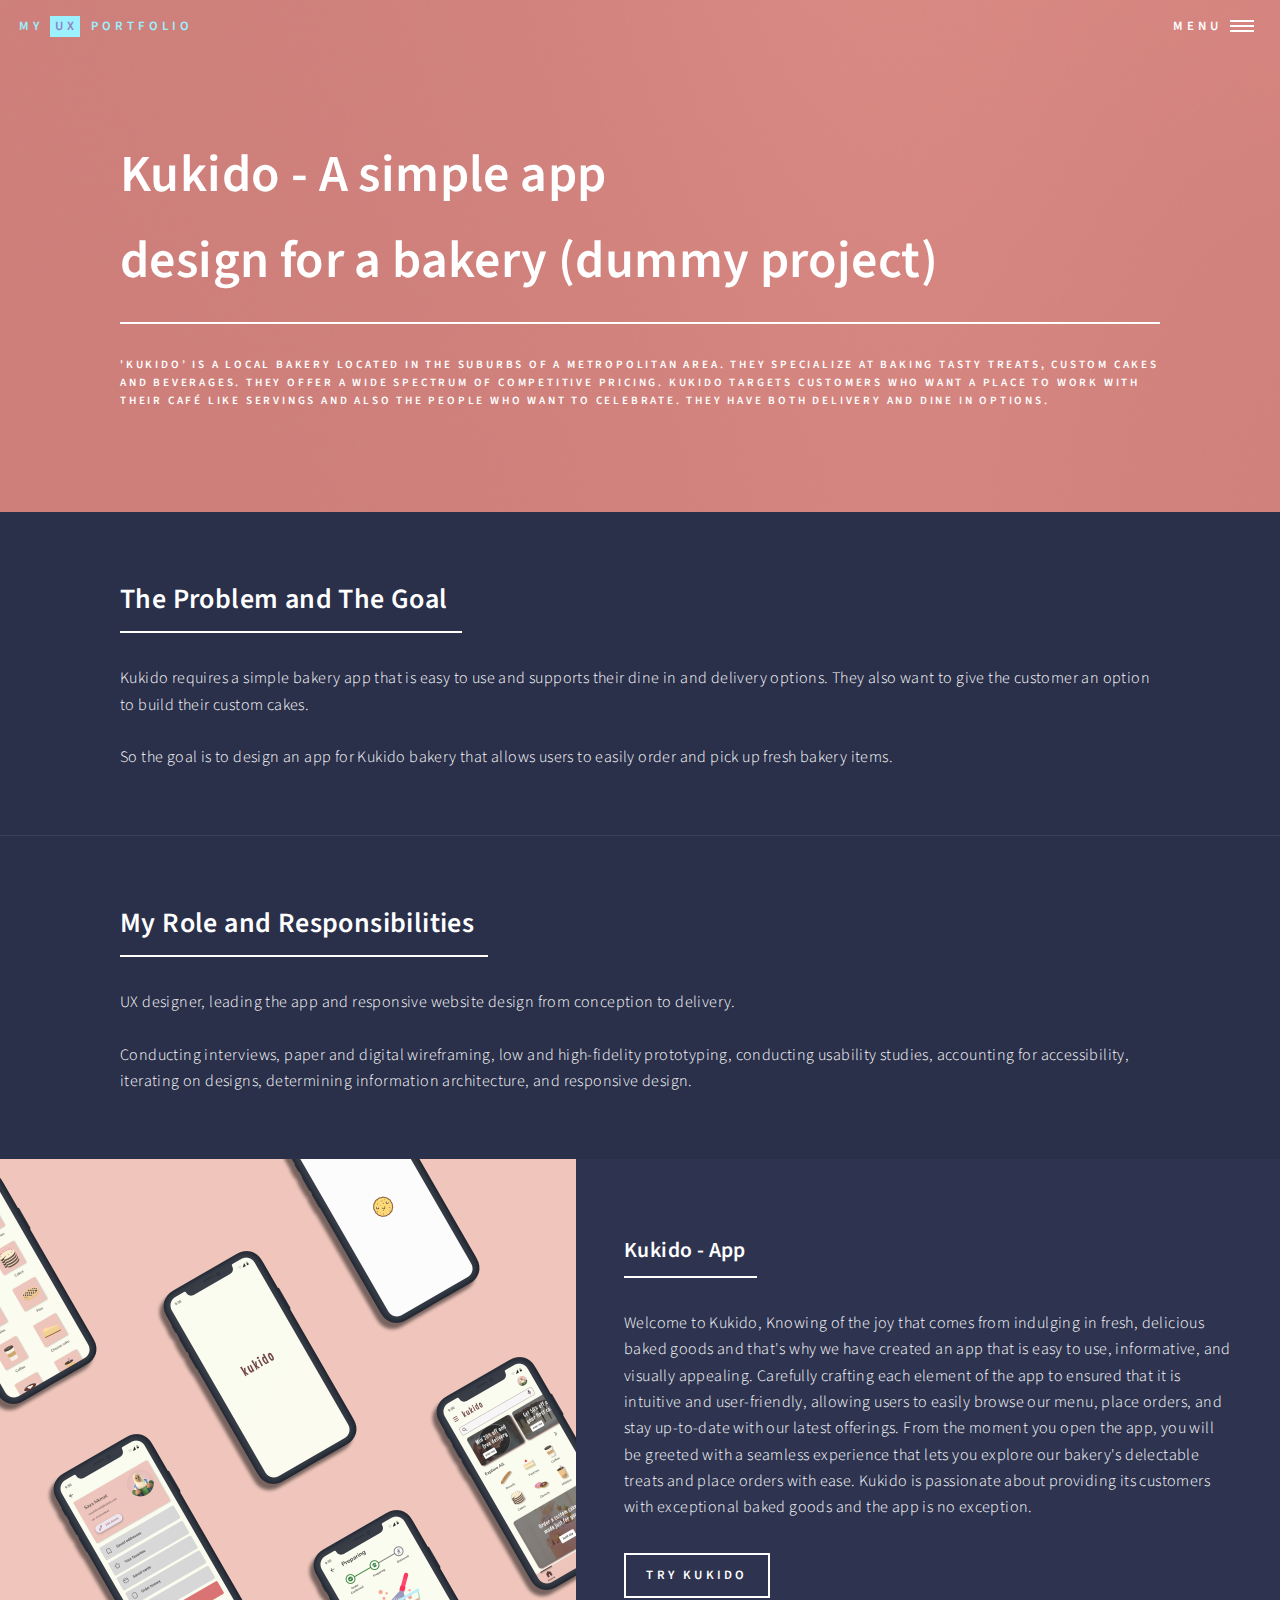
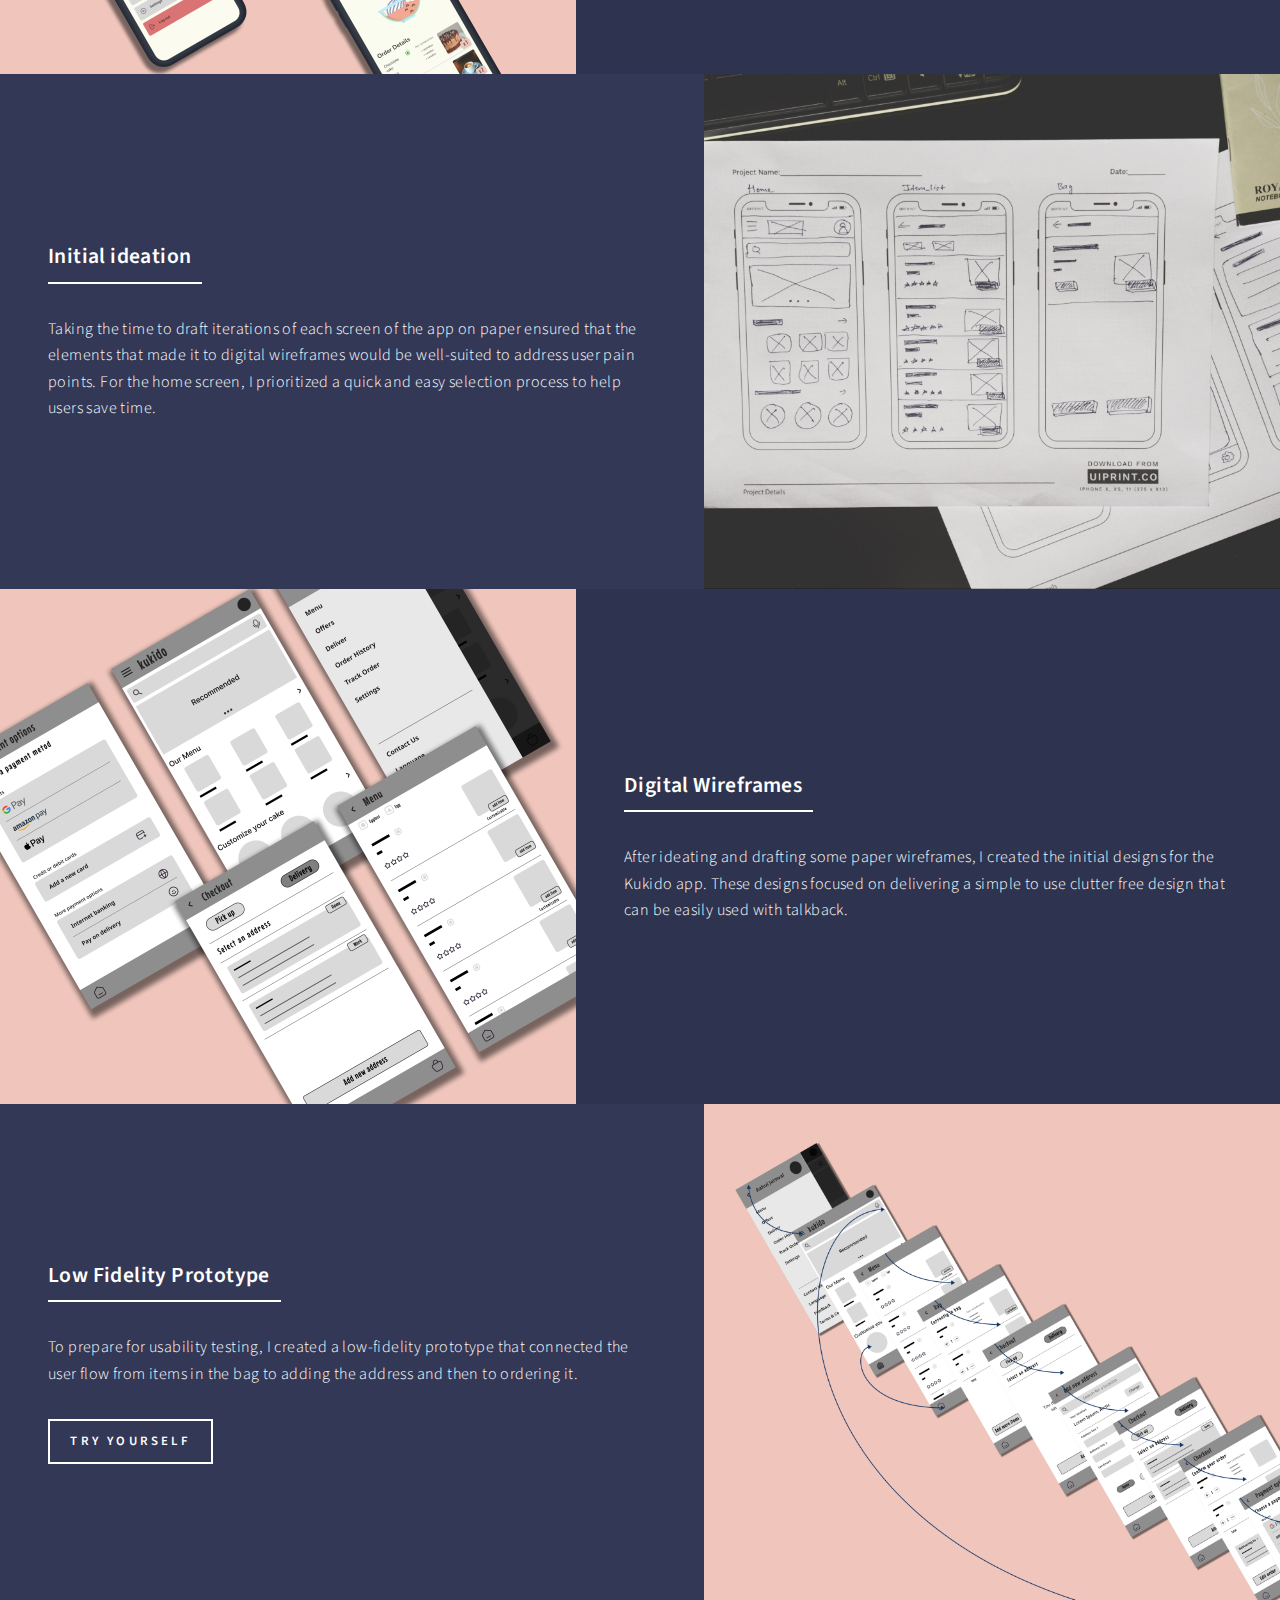
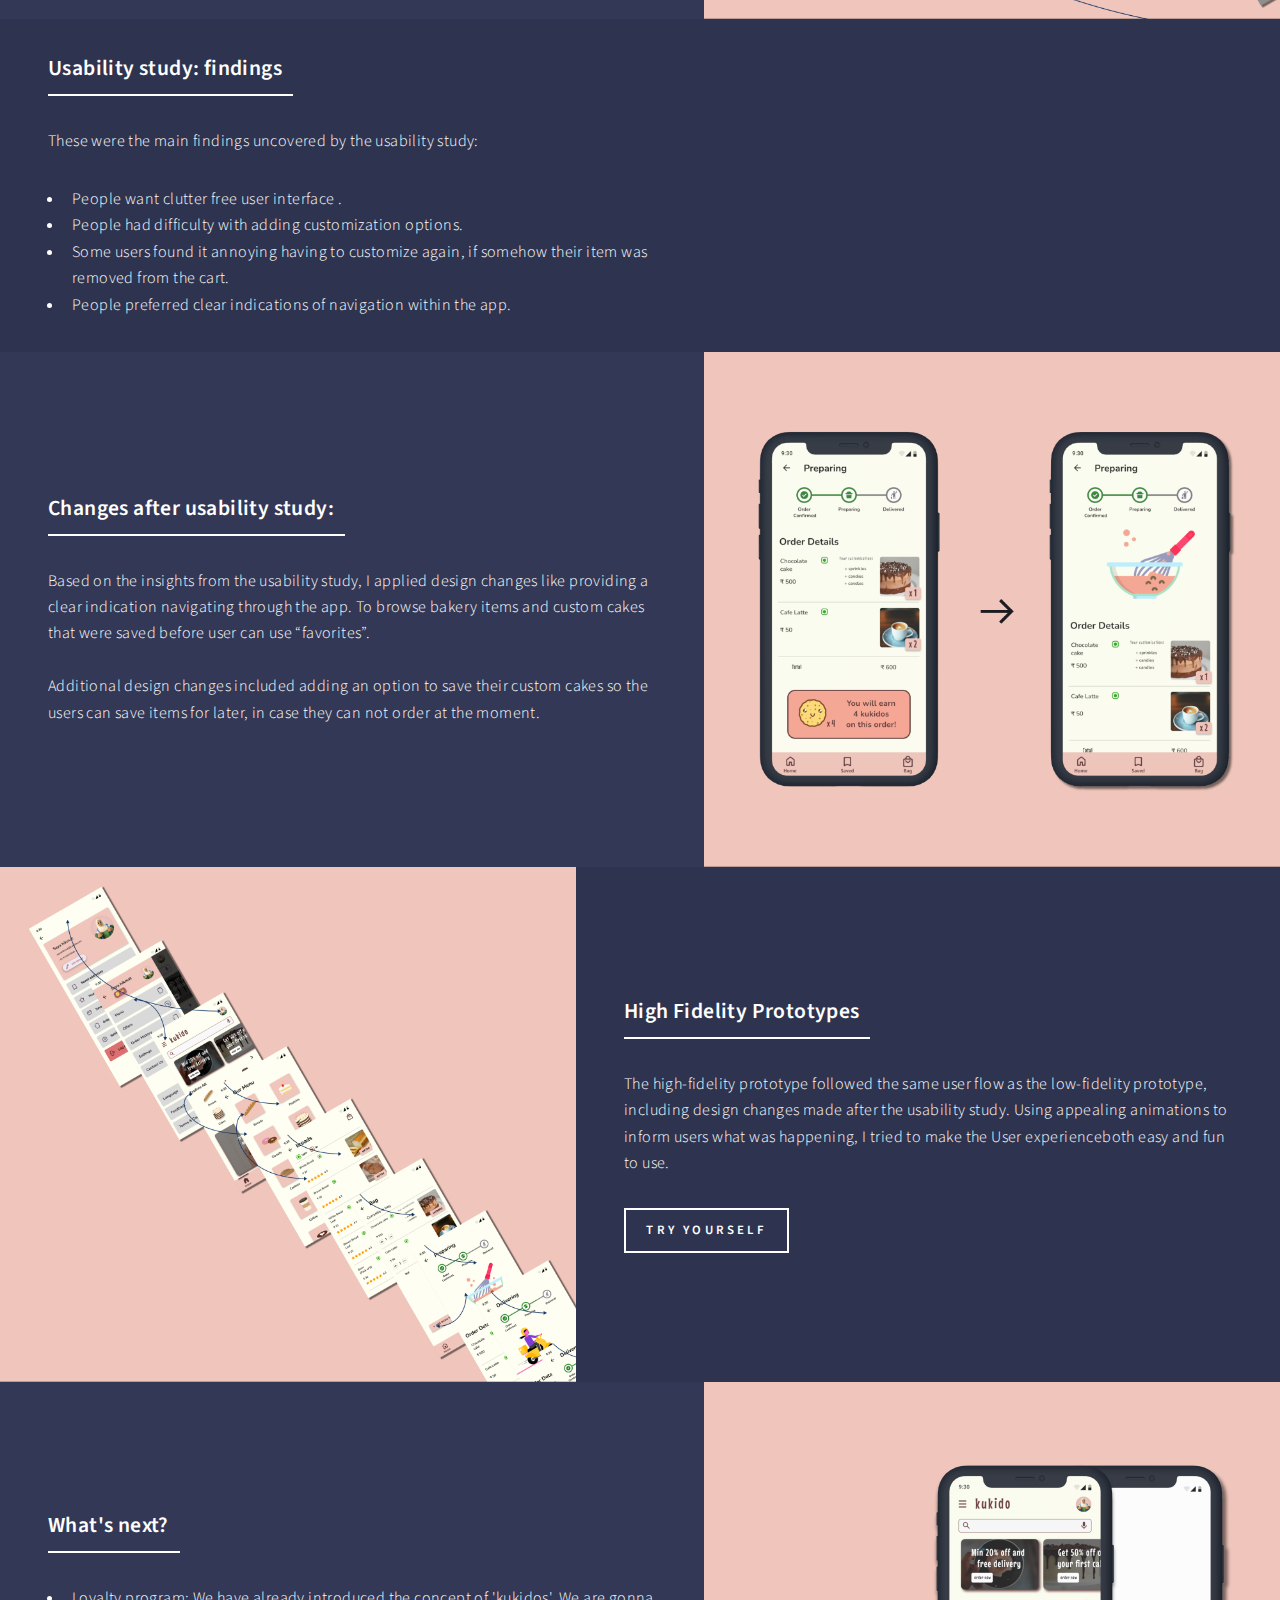
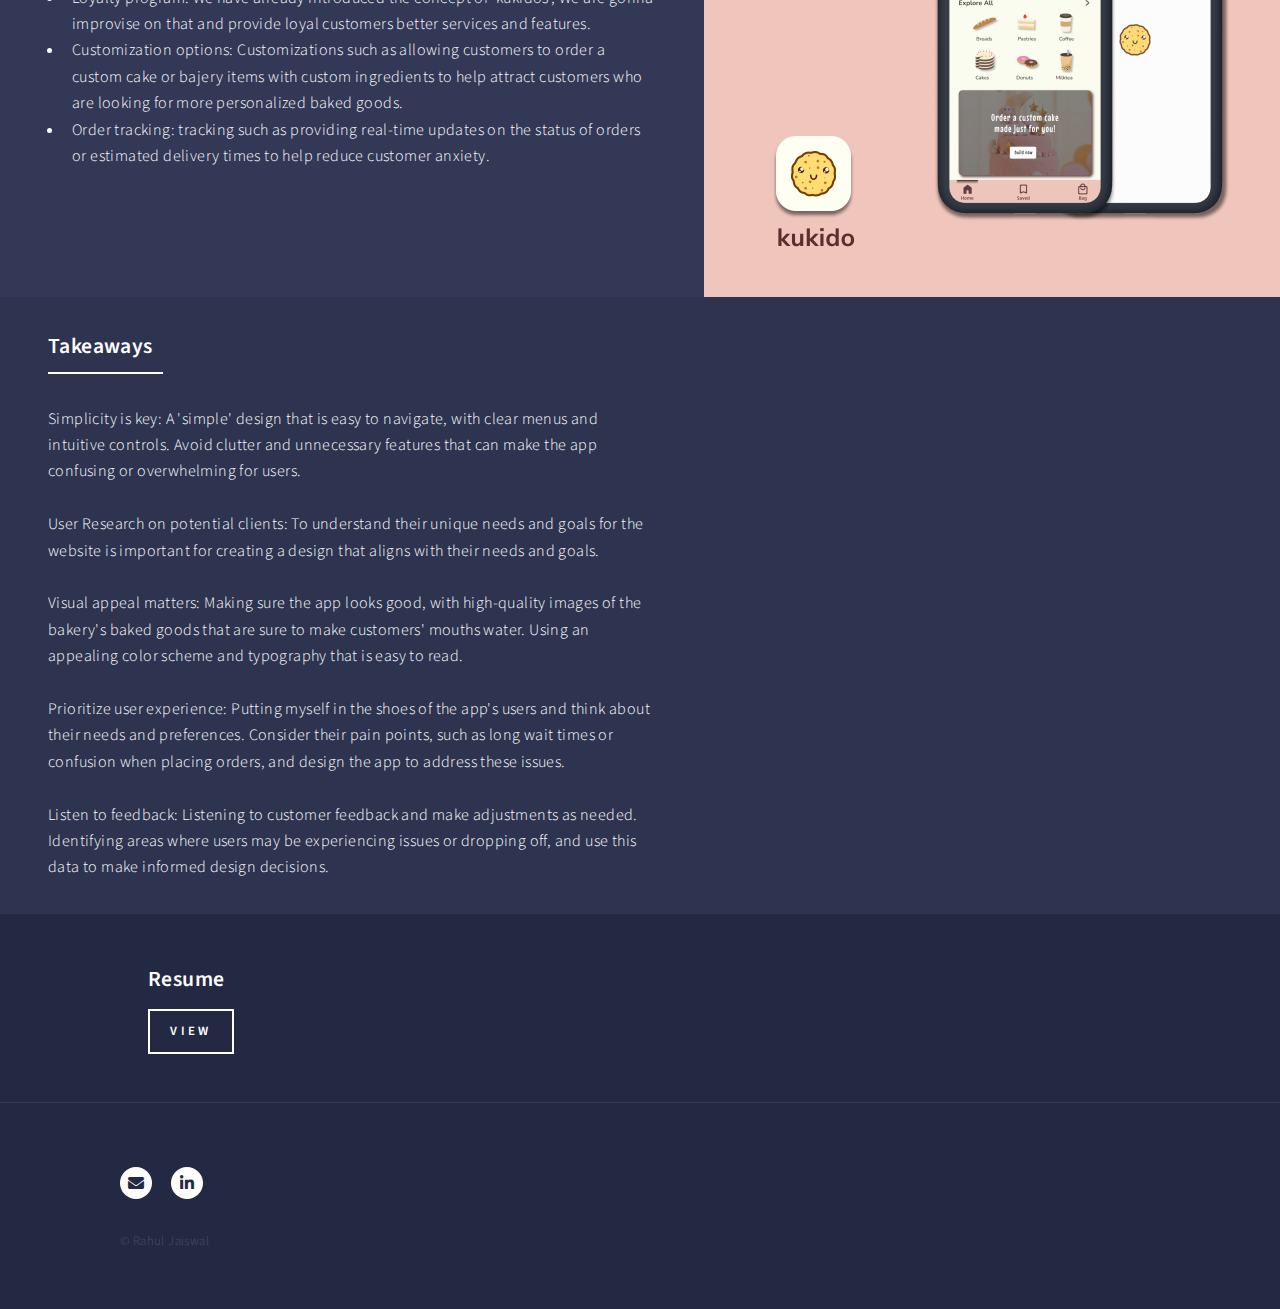
<file: kukido.html>
<!DOCTYPE HTML>

<html>
	<head>
		<title>Kukido - Case study</title>
		<meta charset="utf-8" />
		<meta name="viewport" content="width=device-width, initial-scale=1, user-scalable=no" />
		<link rel="stylesheet" href="assets/css/main.css" />
		<noscript><link rel="stylesheet" href="assets/css/noscript.css" /></noscript>
	</head>
	<body class="is-preload">

		<!-- Wrapper -->
			<div id="wrapper">

				<!-- Header -->
				<!-- Note: The "styleN" class below should match that of the banner element. -->
					<header id="header" class="alt style2">
						<a href="index.html" class="logo"><span>My </span><strong>UX</strong> <span>Portfolio</span></a>
						<nav>
							<a href="#menu">Menu</a>
						</nav>
					</header>

				<!-- Menu -->
					<nav id="menu">
						<ul class="links">
							<li><a href="index.html">Home</a></li>
							
							<li><a href="about.html">About</a></li>
							
						</ul>
						
					</nav>

				<!-- Banner -->
				<!-- Note: The "styleN" class below should match that of the header element. -->
					<section id="banner" class="style3">
						<div class="inner">
							<span class="image">
								<img src="images/pic07.jpg" alt="" />
							</span>
							<header class="major">
								<h1>Kukido - A simple app <br> design for a bakery (dummy project)</h1>
							</header>
							<div class="content">
								<p>'Kukido’ is a local bakery located in the suburbs of a metropolitan area. They specialize at baking tasty treats, custom cakes and beverages. They offer a wide spectrum of competitive pricing. Kukido targets customers who want a place to work with their café like servings and also the people who want to celebrate. They have both delivery and dine in options.
		
									
								</p>
							</div>
						</div>
					</section>

				<!-- Main -->
					<div id="main">

						<!-- One -->
							<section id="one">
								<div class="inner">
									<header class="major">
										<h2>The Problem and The Goal</h2>
									</header>
									<p>Kukido requires a simple bakery app that is easy to use and supports their dine in and delivery options. They also want to give the customer an option to build their custom cakes.
  

										</br>
										</br>
										So the goal is to design an app for Kukido bakery that allows users to easily order and pick up fresh bakery items.

	
									</p>
								</div>
							</section>

							

							<section id="one">
								<div class="inner">
									<header class="major">
										<h2>My Role and Responsibilities</h2>
									</header>
									<p>UX designer, leading the app and responsive website design from conception to delivery.
										</br>
										</br>
										Conducting interviews, paper and digital wireframing, low and high-fidelity prototyping, conducting usability studies, accounting for accessibility, iterating on designs, determining information architecture, and responsive design.
	
									</p>
								</div>
							</section>

						<!-- Two -->
							<section id="two" class="spotlights">

								<section>
									<a href="images/kukido - next.png" class="image">
										<img src="images/kukido - next.png" alt="" data-position="25% 25%" />
									</a>
									<div class="content">
										<div class="inner">
											<header class="major">
												<h3>Kukido - App</h3>
											</header>
											<p>Welcome to Kukido, Knowing of the joy that comes from indulging in fresh, delicious baked goods and that's why we have created an app that is easy to use, informative, and visually appealing. Carefully crafting each element of the app to ensured that it is intuitive and user-friendly, allowing users to easily browse our menu, place orders, and stay up-to-date with our latest offerings. From the moment you open the app, you will be greeted with a seamless experience that lets you explore our bakery's delectable treats and place orders with ease. Kukido is passionate about providing its customers with exceptional baked goods and the app is no exception. 
											</p>
											<ul class="actions">
												<li><a href="https://www.figma.com/proto/y4Gen952basldB8VYkYSMH/Kukido?page-id=204%3A555&node-id=213-1845&viewport=192%2C-40%2C0.06&scaling=scale-down&starting-point-node-id=213%3A1845&show-proto-sidebar=1" target="_blank" class="button">Try Kukido</a></li>
											</ul>
										</div>
									</div>
								</section>	
								<section>
									<a href="images/kukido - sketch.jpg" class="image">
										<img src="images/kukido - sketch.jpg" alt="" data-position="25% 25%" />
									</a>
									<div class="content">
										<div class="inner">
											<header class="major">
												<h3>Initial ideation</h3>
											</header>
											<p>Taking the time to draft iterations of each screen of the app on paper ensured that the elements that made it to digital wireframes would be well-suited to address user pain points. For the home screen, I prioritized a quick and easy selection process to help users save time. 

											</p>
											
										</div>
									</div>
								</section>	

								<section>
									<a href="images/kukido - wireframes.png" class="image">
										<img src="images/kukido - wireframes.png" alt="" data-position="center center" />
									</a>
									<div class="content">
										<div class="inner">
											<header class="major">
												<h3>Digital Wireframes</h3>
											</header>
											<p>After ideating and drafting some paper wireframes, I created the initial designs for the Kukido app. These designs focused on delivering a simple to use clutter free design that can be easily used with talkback. 

											</p>
											
										</div>
									</div>
								</section>
								<section>
									<a href="images/kukido - lofi.png" class="image">
										<img src="images/kukido - lofi.png" alt="" data-position="center center" />
									</a>
									<div class="content">
										<div class="inner">
											<header class="major">
												<h3>Low Fidelity Prototype</h3>
											</header>
											<p>To prepare for usability testing, I created a low-fidelity prototype that connected the user flow from items in the bag to adding the address and then to ordering it.
											</p>
											<ul class="actions">
												<li><a href="https://www.figma.com/proto/y4Gen952basldB8VYkYSMH/Kukido?page-id=0%3A1&node-id=1-3&viewport=-42%2C231%2C0.23&scaling=scale-down&starting-point-node-id=1%3A3" target="_blank" class="button">Try yourself</a></li>
											</ul>
										</div>
									</div>
								</section>
								
								<section>
									
									<div class="content">
										<div class="inner">
											<header class="major">
												<h3>Usability study: findings
												</h3>
											</header>
											<p>These were the main findings uncovered by the usability study: 
											</p>
											<ul>
												<li>People want clutter free user interface .
												</li>
												<li>People had difficulty with adding customization options.
												</li>
												<li>Some users found it annoying having to customize again, if somehow their item was removed from the cart.
												</li>
												<li>People preferred clear indications of navigation within the app.
												</li>
											</ul>
											
										</div>
									</div>
								</section>
								<section>
									<a href="images/kukido - changes.png" class="image">
										<img src="images/kukido - changes.png" alt="" data-position="top center" />
									</a>
									<div class="content">
										<div class="inner">
											<header class="major">
												<h3>Changes after usability study:</h3>
											</header>
											<p>Based on the insights from the usability study, I applied design changes like providing a clear indication navigating through the app. To browse bakery items and custom cakes that were saved before user can use “favorites”. <br> <br> Additional design changes included adding an option to save their custom cakes so the users can save items for later, in case they can not order at the moment.

												</p>
											
										</div>
									</div>
								</section>
								<section>
									<a href="images/kukido - hifi.png" class="image">
										<img src="images/kukido - hifi.png" alt="" data-position="25% 25%" />
									</a>
									<div class="content">
										<div class="inner">
											<header class="major">
												<h3>High Fidelity Prototypes</h3>
											</header>
											<p>The high-fidelity prototype followed the same user flow as the low-fidelity prototype, including design changes made after the usability study. Using appealing animations to inform users what was happening, I tried to make the User experienceboth easy and fun to use.  
											</p>
											<ul class="actions">
												<li><a href="https://www.figma.com/proto/y4Gen952basldB8VYkYSMH/Kukido?page-id=204%3A555&node-id=213-1845&viewport=192%2C-40%2C0.06&scaling=scale-down&starting-point-node-id=213%3A1845&show-proto-sidebar=1" target="_blank" class="button">Try yourself</a></li>
											</ul>
										</div>
									</div>
								</section>

								<section>
									<a href="images/kukido - logo.png" class="image">
										<img src="images/kukido - logo.png" alt="" data-position="25% 25%" />
									</a>
									<div class="content">
										<div class="inner">
											<header class="major">
												<h3>What's next?</h3>
											</header>
											<ul><li>Loyalty program: We have already introduced the concept of 'kukidos', We are gonna improvise on that and provide loyal customers better services and features. 

												<li>Customization options: Customizations such as allowing customers to order a custom cake or bajery items with custom ingredients to help attract customers who are looking for more personalized baked goods.
												
												<li>Order tracking: tracking such as providing real-time updates on the status of orders or estimated delivery times to help reduce customer anxiety.
											</ul>
											
										</div>
									</div>
								</section>

								<section>
									
									<div class="content">
										<div class="inner">
											<header class="major">
												<h3>Takeaways</h3>
											</header>
											<p>Simplicity is key: A 'simple' design that is easy to navigate, with clear menus and intuitive controls. Avoid clutter and unnecessary features that can make the app confusing or overwhelming for users.
												<br>
												<br>
												User Research on potential clients: To understand their unique needs and goals for the website is important for creating a design that aligns with their needs and goals.
												<br>
												<br>
												Visual appeal matters: Making sure the app looks good, with high-quality images of the bakery's baked goods that are sure to make customers' mouths water. Using an appealing color scheme and typography that is easy to read.
												<br>
												<br>
												Prioritize user experience: Putting myself in the shoes of the app's users and think about their needs and preferences. Consider their pain points, such as long wait times or confusion when placing orders, and design the app to address these issues.
												
												<br>
												<br>
												Listen to feedback: Listening to customer feedback and make adjustments as needed. Identifying areas where users may be experiencing issues or dropping off, and use this data to make informed design decisions.
												
												
												
												
												
												
											</p>
											
										</div>
									</div>
								</section>

								
							</section>

						

					</div>

				<!-- Contact -->
				<section id="contact">
						
							
							
								
					<div class="contact-method">
						
						<h3>Resume</h3>
						<ul class="actions">
							<li><a href="https://drive.google.com/file/d/16AowHIV2PCfKA3RDpRT-VgDS4hAPNnhu/view?usp=share_link" target = "_blank" class = "button">view</a></li>
						</ul>
					</div>
				
				
				
			
		
	</section>

				<!-- Footer -->
					<footer id="footer">
						<div class="inner">
							<ul class="icons">
								<li><a href="mailto: rahuljaisvval@outlook.com" class="icon solid alt fa-envelope"><span class="label">Email</span></a></li>
								
								
								
								<li><a href="http://www.linkedin.com/in/rahuljaisvval" target="_blank" class="icon brands alt fa-linkedin-in"><span class="label">LinkedIn</span></a></li>
							</ul>
							<ul class="copyright">
								<li>&copy; Rahul Jaiswal</li>
							</ul>
						</div>
					</footer>

			</div>

		<!-- Scripts -->
			<script src="assets/js/jquery.min.js"></script>
			<script src="assets/js/jquery.scrolly.min.js"></script>
			<script src="assets/js/jquery.scrollex.min.js"></script>
			<script src="assets/js/browser.min.js"></script>
			<script src="assets/js/breakpoints.min.js"></script>
			<script src="assets/js/util.js"></script>
			<script src="assets/js/main.js"></script>

	</body>
</html>
</file>
<file: assets/css/noscript.css>
/*
	Forty by HTML5 UP
	html5up.net | @ajlkn
	Free for personal and commercial use under the CCA 3.0 license (html5up.net/license)
*/

/* Banner */

	body.is-preload #banner:after {
		opacity: 0.85;
	}

	body.is-preload #banner > .inner {
		-moz-filter: none;
		-webkit-filter: none;
		-ms-filter: none;
		filter: none;
		-moz-transform: none;
		-webkit-transform: none;
		-ms-transform: none;
		transform: none;
		opacity: 1;
	}
</file>
<file: assets/css/main.css>
@import url(fontawesome-all.min.css);
@import url("https://fonts.googleapis.com/css?family=Source+Sans+Pro:300,300italic,600,600italic");



html, body, div, span, applet, object,
iframe, h1, h2, h3, h4, h5, h6, p, blockquote,
pre, a, abbr, acronym, address, big, cite,
code, del, dfn, em, img, ins, kbd, q, s, samp,
small, strike, strong, sub, sup, tt, var, b,
u, i, center, dl, dt, dd, ol, ul, li, fieldset,
form, label, legend, table, caption, tbody,
tfoot, thead, tr, th, td, article, aside,
canvas, details, embed, figure, figcaption,
footer, header, hgroup, menu, nav, output, ruby,
section, summary, time, mark, audio, video {
	margin: 0;
	padding: 0;
	border: 0;
	font-size: 100%;
	font: inherit;
	vertical-align: baseline;}

article, aside, details, figcaption, figure,
footer, header, hgroup, menu, nav, section {
	display: block;}

body {
	line-height: 1;
}

ol, ul {
	list-style: none;
}

blockquote, q {
	quotes: none;
}

	blockquote:before, blockquote:after, q:before, q:after {
		content: '';
		content: none;
	}

table {
	border-collapse: collapse;
	border-spacing: 0;
}

body {
	-webkit-text-size-adjust: none;
}

mark {
	background-color: transparent;
	color: inherit;
}

input::-moz-focus-inner {
	border: 0;
	padding: 0;
}

input, select, textarea {
	-moz-appearance: none;
	-webkit-appearance: none;
	-ms-appearance: none;
	appearance: none;
}

/* Basic */

	@-ms-viewport {
		width: device-width;
	}

	body {
		-ms-overflow-style: scrollbar;
	}

	@media screen and (max-width: 480px) {

		html, body {
			min-width: 320px;
		}

	}

	html {
		box-sizing: border-box;
	}

	*, *:before, *:after {
		box-sizing: inherit;
	}

	body {
		background: #242943;
	}

		body.is-preload *, body.is-preload *:before, body.is-preload *:after {
			-moz-animation: none !important;
			-webkit-animation: none !important;
			-ms-animation: none !important;
			animation: none !important;
			-moz-transition: none !important;
			-webkit-transition: none !important;
			-ms-transition: none !important;
			transition: none !important;
		}

/* Type */

	body, input, select, textarea {
		color: #ffffff;
		font-family: "Source Sans Pro", Helvetica, sans-serif;
		font-size: 17pt;
		font-weight: 300;
		letter-spacing: 0.025em;
		line-height: 1.65;
	}

		@media screen and (max-width: 1680px) {

			body, input, select, textarea {
				font-size: 14pt;
			}

		}

		@media screen and (max-width: 1280px) {

			body, input, select, textarea {
				font-size: 12pt;
			}

		}

		@media screen and (max-width: 360px) {

			body, input, select, textarea {
				font-size: 11pt;
			}

		}

	a {
		-moz-transition: color 0.2s ease-in-out, border-bottom-color 0.2s ease-in-out;
		-webkit-transition: color 0.2s ease-in-out, border-bottom-color 0.2s ease-in-out;
		-ms-transition: color 0.2s ease-in-out, border-bottom-color 0.2s ease-in-out;
		transition: color 0.2s ease-in-out, border-bottom-color 0.2s ease-in-out;
		border-bottom: dotted 1px;
		color: inherit;
		text-decoration: none;
	}

		a:hover {
			border-bottom-color: transparent;
			color: #9bf1ff !important;
		}

		a:active {
			color: #53e3fb !important;
		}

	strong, b {
		color: #ffffff;
		font-weight: 600;
	}

	em, i {
		font-style: italic;
	}

	p {
		margin: 0 0 2em 0;
	}

	h1, h2, h3, h4, h5, h6 {
		color: #ffffff;
		font-weight: 600;
		line-height: 1.65;
		margin: 0 0 1em 0;
	}

		h1 a, h2 a, h3 a, h4 a, h5 a, h6 a {
			color: inherit;
			border-bottom: 0;
		}

	h1 {
		font-size: 2.5em;
	}

	h2 {
		font-size: 1.75em;
	}

	h3 {
		font-size: 1.35em;
	}

	h4 {
		font-size: 1.1em;
	}

	h5 {
		font-size: 0.9em;
	}

	h6 {
		font-size: 0.7em;
	}

	@media screen and (max-width: 736px) {

		h1 {
			font-size: 2em;
		}

		h2 {
			font-size: 1.5em;
		}

		h3 {
			font-size: 1.25em;
		}

	}

	sub {
		font-size: 0.8em;
		position: relative;
		top: 0.5em;
	}

	sup {
		font-size: 0.8em;
		position: relative;
		top: -0.5em;
	}

	blockquote {
		border-left: solid 4px rgba(212, 212, 255, 0.1);
		font-style: italic;
		margin: 0 0 2em 0;
		padding: 0.5em 0 0.5em 2em;
	}

	code {
		background: rgba(212, 212, 255, 0.035);
		font-family: "Courier New", monospace;
		font-size: 0.9em;
		margin: 0 0.25em;
		padding: 0.25em 0.65em;
	}

	pre {
		-webkit-overflow-scrolling: touch;
		font-family: "Courier New", monospace;
		font-size: 0.9em;
		margin: 0 0 2em 0;
	}

		pre code {
			display: block;
			line-height: 1.75;
			padding: 1em 1.5em;
			overflow-x: auto;
		}

	hr {
		border: 0;
		border-bottom: solid 1px rgba(212, 212, 255, 0.1);
		margin: 2em 0;
	}

		hr.major {
			margin: 3em 0;
		}

	.align-left {
		text-align: left;
	}

	.align-center {
		text-align: center;
	}

	.align-right {
		text-align: right;
	}

/* Row */

	.row {
		display: flex;
		flex-wrap: wrap;
		box-sizing: border-box;
		align-items: stretch;
	}

		.row > * {
			box-sizing: border-box;
		}

		.row.gtr-uniform > * > :last-child {
			margin-bottom: 0;
		}

		.row.aln-left {
			justify-content: flex-start;
		}

		.row.aln-center {
			justify-content: center;
		}

		.row.aln-right {
			justify-content: flex-end;
		}

		.row.aln-top {
			align-items: flex-start;
		}

		.row.aln-middle {
			align-items: center;
		}

		.row.aln-bottom {
			align-items: flex-end;
		}

		.row > .imp {
			order: -1;
		}

		.row > .col-1 {
			width: 8.33333%;
		}

		.row > .off-1 {
			margin-left: 8.33333%;
		}

		.row > .col-2 {
			width: 16.66667%;
		}

		.row > .off-2 {
			margin-left: 16.66667%;
		}

		.row > .col-3 {
			width: 25%;
		}

		.row > .off-3 {
			margin-left: 25%;
		}

		.row > .col-4 {
			width: 33.33333%;
		}

		.row > .off-4 {
			margin-left: 33.33333%;
		}

		.row > .col-5 {
			width: 41.66667%;
		}

		.row > .off-5 {
			margin-left: 41.66667%;
		}

		.row > .col-6 {
			width: 50%;
		}

		.row > .off-6 {
			margin-left: 50%;
		}

		.row > .col-7 {
			width: 58.33333%;
		}

		.row > .off-7 {
			margin-left: 58.33333%;
		}

		.row > .col-8 {
			width: 66.66667%;
		}

		.row > .off-8 {
			margin-left: 66.66667%;
		}

		.row > .col-9 {
			width: 75%;
		}

		.row > .off-9 {
			margin-left: 75%;
		}

		.row > .col-10 {
			width: 83.33333%;
		}

		.row > .off-10 {
			margin-left: 83.33333%;
		}

		.row > .col-11 {
			width: 91.66667%;
		}

		.row > .off-11 {
			margin-left: 91.66667%;
		}

		.row > .col-12 {
			width: 100%;
		}

		.row > .off-12 {
			margin-left: 100%;
		}

		.row.gtr-0 {
			margin-top: 0;
			margin-left: 0em;
		}

			.row.gtr-0 > * {
				padding: 0 0 0 0em;
			}

			.row.gtr-0.gtr-uniform {
				margin-top: 0em;
			}

				.row.gtr-0.gtr-uniform > * {
					padding-top: 0em;
				}

		.row.gtr-25 {
			margin-top: 0;
			margin-left: -0.5em;
		}

			.row.gtr-25 > * {
				padding: 0 0 0 0.5em;
			}

			.row.gtr-25.gtr-uniform {
				margin-top: -0.5em;
			}

				.row.gtr-25.gtr-uniform > * {
					padding-top: 0.5em;
				}

		.row.gtr-50 {
			margin-top: 0;
			margin-left: -1em;
		}

			.row.gtr-50 > * {
				padding: 0 0 0 1em;
			}

			.row.gtr-50.gtr-uniform {
				margin-top: -1em;
			}

				.row.gtr-50.gtr-uniform > * {
					padding-top: 1em;
				}

		.row {
			margin-top: 0;
			margin-left: -2em;
		}

			.row > * {
				padding: 0 0 0 2em;
			}

			.row.gtr-uniform {
				margin-top: -2em;
			}

				.row.gtr-uniform > * {
					padding-top: 2em;
				}

		.row.gtr-150 {
			margin-top: 0;
			margin-left: -3em;
		}

			.row.gtr-150 > * {
				padding: 0 0 0 3em;
			}

			.row.gtr-150.gtr-uniform {
				margin-top: -3em;
			}

				.row.gtr-150.gtr-uniform > * {
					padding-top: 3em;
				}

		.row.gtr-200 {
			margin-top: 0;
			margin-left: -4em;
		}

			.row.gtr-200 > * {
				padding: 0 0 0 4em;
			}

			.row.gtr-200.gtr-uniform {
				margin-top: -4em;
			}

				.row.gtr-200.gtr-uniform > * {
					padding-top: 4em;
				}

		@media screen and (max-width: 1680px) {

			.row {
				display: flex;
				flex-wrap: wrap;
				box-sizing: border-box;
				align-items: stretch;
			}

				.row > * {
					box-sizing: border-box;
				}

				.row.gtr-uniform > * > :last-child {
					margin-bottom: 0;
				}

				.row.aln-left {
					justify-content: flex-start;
				}

				.row.aln-center {
					justify-content: center;
				}

				.row.aln-right {
					justify-content: flex-end;
				}

				.row.aln-top {
					align-items: flex-start;
				}

				.row.aln-middle {
					align-items: center;
				}

				.row.aln-bottom {
					align-items: flex-end;
				}

				.row > .imp-xlarge {
					order: -1;
				}

				.row > .col-1-xlarge {
					width: 8.33333%;
				}

				.row > .off-1-xlarge {
					margin-left: 8.33333%;
				}

				.row > .col-2-xlarge {
					width: 16.66667%;
				}

				.row > .off-2-xlarge {
					margin-left: 16.66667%;
				}

				.row > .col-3-xlarge {
					width: 25%;
				}

				.row > .off-3-xlarge {
					margin-left: 25%;
				}

				.row > .col-4-xlarge {
					width: 33.33333%;
				}

				.row > .off-4-xlarge {
					margin-left: 33.33333%;
				}

				.row > .col-5-xlarge {
					width: 41.66667%;
				}

				.row > .off-5-xlarge {
					margin-left: 41.66667%;
				}

				.row > .col-6-xlarge {
					width: 50%;
				}

				.row > .off-6-xlarge {
					margin-left: 50%;
				}

				.row > .col-7-xlarge {
					width: 58.33333%;
				}

				.row > .off-7-xlarge {
					margin-left: 58.33333%;
				}

				.row > .col-8-xlarge {
					width: 66.66667%;
				}

				.row > .off-8-xlarge {
					margin-left: 66.66667%;
				}

				.row > .col-9-xlarge {
					width: 75%;
				}

				.row > .off-9-xlarge {
					margin-left: 75%;
				}

				.row > .col-10-xlarge {
					width: 83.33333%;
				}

				.row > .off-10-xlarge {
					margin-left: 83.33333%;
				}

				.row > .col-11-xlarge {
					width: 91.66667%;
				}

				.row > .off-11-xlarge {
					margin-left: 91.66667%;
				}

				.row > .col-12-xlarge {
					width: 100%;
				}

				.row > .off-12-xlarge {
					margin-left: 100%;
				}

				.row.gtr-0 {
					margin-top: 0;
					margin-left: 0em;
				}

					.row.gtr-0 > * {
						padding: 0 0 0 0em;
					}

					.row.gtr-0.gtr-uniform {
						margin-top: 0em;
					}

						.row.gtr-0.gtr-uniform > * {
							padding-top: 0em;
						}

				.row.gtr-25 {
					margin-top: 0;
					margin-left: -0.5em;
				}

					.row.gtr-25 > * {
						padding: 0 0 0 0.5em;
					}

					.row.gtr-25.gtr-uniform {
						margin-top: -0.5em;
					}

						.row.gtr-25.gtr-uniform > * {
							padding-top: 0.5em;
						}

				.row.gtr-50 {
					margin-top: 0;
					margin-left: -1em;
				}

					.row.gtr-50 > * {
						padding: 0 0 0 1em;
					}

					.row.gtr-50.gtr-uniform {
						margin-top: -1em;
					}

						.row.gtr-50.gtr-uniform > * {
							padding-top: 1em;
						}

				.row {
					margin-top: 0;
					margin-left: -2em;
				}

					.row > * {
						padding: 0 0 0 2em;
					}

					.row.gtr-uniform {
						margin-top: -2em;
					}

						.row.gtr-uniform > * {
							padding-top: 2em;
						}

				.row.gtr-150 {
					margin-top: 0;
					margin-left: -3em;
				}

					.row.gtr-150 > * {
						padding: 0 0 0 3em;
					}

					.row.gtr-150.gtr-uniform {
						margin-top: -3em;
					}

						.row.gtr-150.gtr-uniform > * {
							padding-top: 3em;
						}

				.row.gtr-200 {
					margin-top: 0;
					margin-left: -4em;
				}

					.row.gtr-200 > * {
						padding: 0 0 0 4em;
					}

					.row.gtr-200.gtr-uniform {
						margin-top: -4em;
					}

						.row.gtr-200.gtr-uniform > * {
							padding-top: 4em;
						}

		}

		@media screen and (max-width: 1280px) {

			.row {
				display: flex;
				flex-wrap: wrap;
				box-sizing: border-box;
				align-items: stretch;
			}

				.row > * {
					box-sizing: border-box;
				}

				.row.gtr-uniform > * > :last-child {
					margin-bottom: 0;
				}

				.row.aln-left {
					justify-content: flex-start;
				}

				.row.aln-center {
					justify-content: center;
				}

				.row.aln-right {
					justify-content: flex-end;
				}

				.row.aln-top {
					align-items: flex-start;
				}

				.row.aln-middle {
					align-items: center;
				}

				.row.aln-bottom {
					align-items: flex-end;
				}

				.row > .imp-large {
					order: -1;
				}

				.row > .col-1-large {
					width: 8.33333%;
				}

				.row > .off-1-large {
					margin-left: 8.33333%;
				}

				.row > .col-2-large {
					width: 16.66667%;
				}

				.row > .off-2-large {
					margin-left: 16.66667%;
				}

				.row > .col-3-large {
					width: 25%;
				}

				.row > .off-3-large {
					margin-left: 25%;
				}

				.row > .col-4-large {
					width: 33.33333%;
				}

				.row > .off-4-large {
					margin-left: 33.33333%;
				}

				.row > .col-5-large {
					width: 41.66667%;
				}

				.row > .off-5-large {
					margin-left: 41.66667%;
				}

				.row > .col-6-large {
					width: 50%;
				}

				.row > .off-6-large {
					margin-left: 50%;
				}

				.row > .col-7-large {
					width: 58.33333%;
				}

				.row > .off-7-large {
					margin-left: 58.33333%;
				}

				.row > .col-8-large {
					width: 66.66667%;
				}

				.row > .off-8-large {
					margin-left: 66.66667%;
				}

				.row > .col-9-large {
					width: 75%;
				}

				.row > .off-9-large {
					margin-left: 75%;
				}

				.row > .col-10-large {
					width: 83.33333%;
				}

				.row > .off-10-large {
					margin-left: 83.33333%;
				}

				.row > .col-11-large {
					width: 91.66667%;
				}

				.row > .off-11-large {
					margin-left: 91.66667%;
				}

				.row > .col-12-large {
					width: 100%;
				}

				.row > .off-12-large {
					margin-left: 100%;
				}

				.row.gtr-0 {
					margin-top: 0;
					margin-left: 0em;
				}

					.row.gtr-0 > * {
						padding: 0 0 0 0em;
					}

					.row.gtr-0.gtr-uniform {
						margin-top: 0em;
					}

						.row.gtr-0.gtr-uniform > * {
							padding-top: 0em;
						}

				.row.gtr-25 {
					margin-top: 0;
					margin-left: -0.375em;
				}

					.row.gtr-25 > * {
						padding: 0 0 0 0.375em;
					}

					.row.gtr-25.gtr-uniform {
						margin-top: -0.375em;
					}

						.row.gtr-25.gtr-uniform > * {
							padding-top: 0.375em;
						}

				.row.gtr-50 {
					margin-top: 0;
					margin-left: -0.75em;
				}

					.row.gtr-50 > * {
						padding: 0 0 0 0.75em;
					}

					.row.gtr-50.gtr-uniform {
						margin-top: -0.75em;
					}

						.row.gtr-50.gtr-uniform > * {
							padding-top: 0.75em;
						}

				.row {
					margin-top: 0;
					margin-left: -1.5em;
				}

					.row > * {
						padding: 0 0 0 1.5em;
					}

					.row.gtr-uniform {
						margin-top: -1.5em;
					}

						.row.gtr-uniform > * {
							padding-top: 1.5em;
						}

				.row.gtr-150 {
					margin-top: 0;
					margin-left: -2.25em;
				}

					.row.gtr-150 > * {
						padding: 0 0 0 2.25em;
					}

					.row.gtr-150.gtr-uniform {
						margin-top: -2.25em;
					}

						.row.gtr-150.gtr-uniform > * {
							padding-top: 2.25em;
						}

				.row.gtr-200 {
					margin-top: 0;
					margin-left: -3em;
				}

					.row.gtr-200 > * {
						padding: 0 0 0 3em;
					}

					.row.gtr-200.gtr-uniform {
						margin-top: -3em;
					}

						.row.gtr-200.gtr-uniform > * {
							padding-top: 3em;
						}

		}

		@media screen and (max-width: 980px) {

			.row {
				display: flex;
				flex-wrap: wrap;
				box-sizing: border-box;
				align-items: stretch;
			}

				.row > * {
					box-sizing: border-box;
				}

				.row.gtr-uniform > * > :last-child {
					margin-bottom: 0;
				}

				.row.aln-left {
					justify-content: flex-start;
				}

				.row.aln-center {
					justify-content: center;
				}

				.row.aln-right {
					justify-content: flex-end;
				}

				.row.aln-top {
					align-items: flex-start;
				}

				.row.aln-middle {
					align-items: center;
				}

				.row.aln-bottom {
					align-items: flex-end;
				}

				.row > .imp-medium {
					order: -1;
				}

				.row > .col-1-medium {
					width: 8.33333%;
				}

				.row > .off-1-medium {
					margin-left: 8.33333%;
				}

				.row > .col-2-medium {
					width: 16.66667%;
				}

				.row > .off-2-medium {
					margin-left: 16.66667%;
				}

				.row > .col-3-medium {
					width: 25%;
				}

				.row > .off-3-medium {
					margin-left: 25%;
				}

				.row > .col-4-medium {
					width: 33.33333%;
				}

				.row > .off-4-medium {
					margin-left: 33.33333%;
				}

				.row > .col-5-medium {
					width: 41.66667%;
				}

				.row > .off-5-medium {
					margin-left: 41.66667%;
				}

				.row > .col-6-medium {
					width: 50%;
				}

				.row > .off-6-medium {
					margin-left: 50%;
				}

				.row > .col-7-medium {
					width: 58.33333%;
				}

				.row > .off-7-medium {
					margin-left: 58.33333%;
				}

				.row > .col-8-medium {
					width: 66.66667%;
				}

				.row > .off-8-medium {
					margin-left: 66.66667%;
				}

				.row > .col-9-medium {
					width: 75%;
				}

				.row > .off-9-medium {
					margin-left: 75%;
				}

				.row > .col-10-medium {
					width: 83.33333%;
				}

				.row > .off-10-medium {
					margin-left: 83.33333%;
				}

				.row > .col-11-medium {
					width: 91.66667%;
				}

				.row > .off-11-medium {
					margin-left: 91.66667%;
				}

				.row > .col-12-medium {
					width: 100%;
				}

				.row > .off-12-medium {
					margin-left: 100%;
				}

				.row.gtr-0 {
					margin-top: 0;
					margin-left: 0em;
				}

					.row.gtr-0 > * {
						padding: 0 0 0 0em;
					}

					.row.gtr-0.gtr-uniform {
						margin-top: 0em;
					}

						.row.gtr-0.gtr-uniform > * {
							padding-top: 0em;
						}

				.row.gtr-25 {
					margin-top: 0;
					margin-left: -0.375em;
				}

					.row.gtr-25 > * {
						padding: 0 0 0 0.375em;
					}

					.row.gtr-25.gtr-uniform {
						margin-top: -0.375em;
					}

						.row.gtr-25.gtr-uniform > * {
							padding-top: 0.375em;
						}

				.row.gtr-50 {
					margin-top: 0;
					margin-left: -0.75em;
				}

					.row.gtr-50 > * {
						padding: 0 0 0 0.75em;
					}

					.row.gtr-50.gtr-uniform {
						margin-top: -0.75em;
					}

						.row.gtr-50.gtr-uniform > * {
							padding-top: 0.75em;
						}

				.row {
					margin-top: 0;
					margin-left: -1.5em;
				}

					.row > * {
						padding: 0 0 0 1.5em;
					}

					.row.gtr-uniform {
						margin-top: -1.5em;
					}

						.row.gtr-uniform > * {
							padding-top: 1.5em;
						}

				.row.gtr-150 {
					margin-top: 0;
					margin-left: -2.25em;
				}

					.row.gtr-150 > * {
						padding: 0 0 0 2.25em;
					}

					.row.gtr-150.gtr-uniform {
						margin-top: -2.25em;
					}

						.row.gtr-150.gtr-uniform > * {
							padding-top: 2.25em;
						}

				.row.gtr-200 {
					margin-top: 0;
					margin-left: -3em;
				}

					.row.gtr-200 > * {
						padding: 0 0 0 3em;
					}

					.row.gtr-200.gtr-uniform {
						margin-top: -3em;
					}

						.row.gtr-200.gtr-uniform > * {
							padding-top: 3em;
						}

		}

		@media screen and (max-width: 736px) {

			.row {
				display: flex;
				flex-wrap: wrap;
				box-sizing: border-box;
				align-items: stretch;
			}

				.row > * {
					box-sizing: border-box;
				}

				.row.gtr-uniform > * > :last-child {
					margin-bottom: 0;
				}

				.row.aln-left {
					justify-content: flex-start;
				}

				.row.aln-center {
					justify-content: center;
				}

				.row.aln-right {
					justify-content: flex-end;
				}

				.row.aln-top {
					align-items: flex-start;
				}

				.row.aln-middle {
					align-items: center;
				}

				.row.aln-bottom {
					align-items: flex-end;
				}

				.row > .imp-small {
					order: -1;
				}

				.row > .col-1-small {
					width: 8.33333%;
				}

				.row > .off-1-small {
					margin-left: 8.33333%;
				}

				.row > .col-2-small {
					width: 16.66667%;
				}

				.row > .off-2-small {
					margin-left: 16.66667%;
				}

				.row > .col-3-small {
					width: 25%;
				}

				.row > .off-3-small {
					margin-left: 25%;
				}

				.row > .col-4-small {
					width: 33.33333%;
				}

				.row > .off-4-small {
					margin-left: 33.33333%;
				}

				.row > .col-5-small {
					width: 41.66667%;
				}

				.row > .off-5-small {
					margin-left: 41.66667%;
				}

				.row > .col-6-small {
					width: 50%;
				}

				.row > .off-6-small {
					margin-left: 50%;
				}

				.row > .col-7-small {
					width: 58.33333%;
				}

				.row > .off-7-small {
					margin-left: 58.33333%;
				}

				.row > .col-8-small {
					width: 66.66667%;
				}

				.row > .off-8-small {
					margin-left: 66.66667%;
				}

				.row > .col-9-small {
					width: 75%;
				}

				.row > .off-9-small {
					margin-left: 75%;
				}

				.row > .col-10-small {
					width: 83.33333%;
				}

				.row > .off-10-small {
					margin-left: 83.33333%;
				}

				.row > .col-11-small {
					width: 91.66667%;
				}

				.row > .off-11-small {
					margin-left: 91.66667%;
				}

				.row > .col-12-small {
					width: 100%;
				}

				.row > .off-12-small {
					margin-left: 100%;
				}

				.row.gtr-0 {
					margin-top: 0;
					margin-left: 0em;
				}

					.row.gtr-0 > * {
						padding: 0 0 0 0em;
					}

					.row.gtr-0.gtr-uniform {
						margin-top: 0em;
					}

						.row.gtr-0.gtr-uniform > * {
							padding-top: 0em;
						}

				.row.gtr-25 {
					margin-top: 0;
					margin-left: -0.3125em;
				}

					.row.gtr-25 > * {
						padding: 0 0 0 0.3125em;
					}

					.row.gtr-25.gtr-uniform {
						margin-top: -0.3125em;
					}

						.row.gtr-25.gtr-uniform > * {
							padding-top: 0.3125em;
						}

				.row.gtr-50 {
					margin-top: 0;
					margin-left: -0.625em;
				}

					.row.gtr-50 > * {
						padding: 0 0 0 0.625em;
					}

					.row.gtr-50.gtr-uniform {
						margin-top: -0.625em;
					}

						.row.gtr-50.gtr-uniform > * {
							padding-top: 0.625em;
						}

				.row {
					margin-top: 0;
					margin-left: -1.25em;
				}

					.row > * {
						padding: 0 0 0 1.25em;
					}

					.row.gtr-uniform {
						margin-top: -1.25em;
					}

						.row.gtr-uniform > * {
							padding-top: 1.25em;
						}

				.row.gtr-150 {
					margin-top: 0;
					margin-left: -1.875em;
				}

					.row.gtr-150 > * {
						padding: 0 0 0 1.875em;
					}

					.row.gtr-150.gtr-uniform {
						margin-top: -1.875em;
					}

						.row.gtr-150.gtr-uniform > * {
							padding-top: 1.875em;
						}

				.row.gtr-200 {
					margin-top: 0;
					margin-left: -2.5em;
				}

					.row.gtr-200 > * {
						padding: 0 0 0 2.5em;
					}

					.row.gtr-200.gtr-uniform {
						margin-top: -2.5em;
					}

						.row.gtr-200.gtr-uniform > * {
							padding-top: 2.5em;
						}

		}

		@media screen and (max-width: 480px) {

			.row {
				display: flex;
				flex-wrap: wrap;
				box-sizing: border-box;
				align-items: stretch;
			}

				.row > * {
					box-sizing: border-box;
				}

				.row.gtr-uniform > * > :last-child {
					margin-bottom: 0;
				}

				.row.aln-left {
					justify-content: flex-start;
				}

				.row.aln-center {
					justify-content: center;
				}

				.row.aln-right {
					justify-content: flex-end;
				}

				.row.aln-top {
					align-items: flex-start;
				}

				.row.aln-middle {
					align-items: center;
				}

				.row.aln-bottom {
					align-items: flex-end;
				}

				.row > .imp-xsmall {
					order: -1;
				}

				.row > .col-1-xsmall {
					width: 8.33333%;
				}

				.row > .off-1-xsmall {
					margin-left: 8.33333%;
				}

				.row > .col-2-xsmall {
					width: 16.66667%;
				}

				.row > .off-2-xsmall {
					margin-left: 16.66667%;
				}

				.row > .col-3-xsmall {
					width: 25%;
				}

				.row > .off-3-xsmall {
					margin-left: 25%;
				}

				.row > .col-4-xsmall {
					width: 33.33333%;
				}

				.row > .off-4-xsmall {
					margin-left: 33.33333%;
				}

				.row > .col-5-xsmall {
					width: 41.66667%;
				}

				.row > .off-5-xsmall {
					margin-left: 41.66667%;
				}

				.row > .col-6-xsmall {
					width: 50%;
				}

				.row > .off-6-xsmall {
					margin-left: 50%;
				}

				.row > .col-7-xsmall {
					width: 58.33333%;
				}

				.row > .off-7-xsmall {
					margin-left: 58.33333%;
				}

				.row > .col-8-xsmall {
					width: 66.66667%;
				}

				.row > .off-8-xsmall {
					margin-left: 66.66667%;
				}

				.row > .col-9-xsmall {
					width: 75%;
				}

				.row > .off-9-xsmall {
					margin-left: 75%;
				}

				.row > .col-10-xsmall {
					width: 83.33333%;
				}

				.row > .off-10-xsmall {
					margin-left: 83.33333%;
				}

				.row > .col-11-xsmall {
					width: 91.66667%;
				}

				.row > .off-11-xsmall {
					margin-left: 91.66667%;
				}

				.row > .col-12-xsmall {
					width: 100%;
				}

				.row > .off-12-xsmall {
					margin-left: 100%;
				}

				.row.gtr-0 {
					margin-top: 0;
					margin-left: 0em;
				}

					.row.gtr-0 > * {
						padding: 0 0 0 0em;
					}

					.row.gtr-0.gtr-uniform {
						margin-top: 0em;
					}

						.row.gtr-0.gtr-uniform > * {
							padding-top: 0em;
						}

				.row.gtr-25 {
					margin-top: 0;
					margin-left: -0.3125em;
				}

					.row.gtr-25 > * {
						padding: 0 0 0 0.3125em;
					}

					.row.gtr-25.gtr-uniform {
						margin-top: -0.3125em;
					}

						.row.gtr-25.gtr-uniform > * {
							padding-top: 0.3125em;
						}

				.row.gtr-50 {
					margin-top: 0;
					margin-left: -0.625em;
				}

					.row.gtr-50 > * {
						padding: 0 0 0 0.625em;
					}

					.row.gtr-50.gtr-uniform {
						margin-top: -0.625em;
					}

						.row.gtr-50.gtr-uniform > * {
							padding-top: 0.625em;
						}

				.row {
					margin-top: 0;
					margin-left: -1.25em;
				}

					.row > * {
						padding: 0 0 0 1.25em;
					}

					.row.gtr-uniform {
						margin-top: -1.25em;
					}

						.row.gtr-uniform > * {
							padding-top: 1.25em;
						}

				.row.gtr-150 {
					margin-top: 0;
					margin-left: -1.875em;
				}

					.row.gtr-150 > * {
						padding: 0 0 0 1.875em;
					}

					.row.gtr-150.gtr-uniform {
						margin-top: -1.875em;
					}

						.row.gtr-150.gtr-uniform > * {
							padding-top: 1.875em;
						}

				.row.gtr-200 {
					margin-top: 0;
					margin-left: -2.5em;
				}

					.row.gtr-200 > * {
						padding: 0 0 0 2.5em;
					}

					.row.gtr-200.gtr-uniform {
						margin-top: -2.5em;
					}

						.row.gtr-200.gtr-uniform > * {
							padding-top: 2.5em;
						}

		}

/* Section/Article */

	section.special, article.special {
		text-align: center;
	}

	header.major {
		width: -moz-max-content;
		width: -webkit-max-content;
		width: -ms-max-content;
		width: max-content;
		margin-bottom: 2em;
	}

		header.major > :first-child {
			margin-bottom: 0;
			width: calc(100% + 0.5em);
		}

			header.major > :first-child:after {
				content: '';
				background-color: #ffffff;
				display: block;
				height: 2px;
				margin: 0.325em 0 0.5em 0;
				width: 100%;
			}

		header.major > p {
			font-size: 0.7em;
			font-weight: 600;
			letter-spacing: 0.25em;
			margin-bottom: 0;
			text-transform: uppercase;
		}

		body.is-ie header.major > :first-child:after {
			max-width: 9em;
		}

		body.is-ie header.major > h1:after {
			max-width: 100% !important;
		}

	@media screen and (max-width: 736px) {

		header.major > p br {
			display: none;
		}

	}

/* Form */

	form {
		margin: 0 0 2em 0;
	}

		form > :last-child {
			margin-bottom: 0;
		}

		form > .fields {
			display: -moz-flex;
			display: -webkit-flex;
			display: -ms-flex;
			display: flex;
			-moz-flex-wrap: wrap;
			-webkit-flex-wrap: wrap;
			-ms-flex-wrap: wrap;
			flex-wrap: wrap;
			width: calc(100% + 3em);
			margin: -1.5em 0 2em -1.5em;
		}

			form > .fields > .field {
				-moz-flex-grow: 0;
				-webkit-flex-grow: 0;
				-ms-flex-grow: 0;
				flex-grow: 0;
				-moz-flex-shrink: 0;
				-webkit-flex-shrink: 0;
				-ms-flex-shrink: 0;
				flex-shrink: 0;
				padding: 1.5em 0 0 1.5em;
				width: calc(100% - 1.5em);
			}

				form > .fields > .field.half {
					width: calc(50% - 0.75em);
				}

				form > .fields > .field.third {
					width: calc(100%/3 - 0.5em);
				}

				form > .fields > .field.quarter {
					width: calc(25% - 0.375em);
				}

		@media screen and (max-width: 480px) {

			form > .fields {
				width: calc(100% + 3em);
				margin: -1.5em 0 2em -1.5em;
			}

				form > .fields > .field {
					padding: 1.5em 0 0 1.5em;
					width: calc(100% - 1.5em);
				}

					form > .fields > .field.half {
						width: calc(100% - 1.5em);
					}

					form > .fields > .field.third {
						width: calc(100% - 1.5em);
					}

					form > .fields > .field.quarter {
						width: calc(100% - 1.5em);
					}

		}

	label {
		color: #ffffff;
		display: block;
		font-size: 0.8em;
		font-weight: 600;
		letter-spacing: 0.25em;
		margin: 0 0 1em 0;
		text-transform: uppercase;
	}

	input[type="text"],
	input[type="password"],
	input[type="email"],
	input[type="tel"],
	input[type="search"],
	input[type="url"],
	select,
	textarea {
		-moz-appearance: none;
		-webkit-appearance: none;
		-ms-appearance: none;
		appearance: none;
		background: rgba(212, 212, 255, 0.035);
		border: none;
		border-radius: 0;
		color: inherit;
		display: block;
		outline: 0;
		padding: 0 1em;
		text-decoration: none;
		width: 100%;
	}

		input[type="text"]:invalid,
		input[type="password"]:invalid,
		input[type="email"]:invalid,
		input[type="tel"]:invalid,
		input[type="search"]:invalid,
		input[type="url"]:invalid,
		select:invalid,
		textarea:invalid {
			box-shadow: none;
		}

		input[type="text"]:focus,
		input[type="password"]:focus,
		input[type="email"]:focus,
		input[type="tel"]:focus,
		input[type="search"]:focus,
		input[type="url"]:focus,
		select:focus,
		textarea:focus {
			border-color: #9bf1ff;
			box-shadow: 0 0 0 2px #9bf1ff;
		}

	select {
		background-image: url("data:image/svg+xml;charset=utf8,%3Csvg xmlns='http://www.w3.org/2000/svg' width='40' height='40' preserveAspectRatio='none' viewBox='0 0 40 40'%3E%3Cpath d='M9.4,12.3l10.4,10.4l10.4-10.4c0.2-0.2,0.5-0.4,0.9-0.4c0.3,0,0.6,0.1,0.9,0.4l3.3,3.3c0.2,0.2,0.4,0.5,0.4,0.9 c0,0.4-0.1,0.6-0.4,0.9L20.7,31.9c-0.2,0.2-0.5,0.4-0.9,0.4c-0.3,0-0.6-0.1-0.9-0.4L4.3,17.3c-0.2-0.2-0.4-0.5-0.4-0.9 c0-0.4,0.1-0.6,0.4-0.9l3.3-3.3c0.2-0.2,0.5-0.4,0.9-0.4S9.1,12.1,9.4,12.3z' fill='rgba(212, 212, 255, 0.1)' /%3E%3C/svg%3E");
		background-size: 1.25rem;
		background-repeat: no-repeat;
		background-position: calc(100% - 1rem) center;
		height: 2.75em;
		padding-right: 2.75em;
		text-overflow: ellipsis;
	}

		select option {
			color: #ffffff;
			background: #242943;
		}

		select:focus::-ms-value {
			background-color: transparent;
		}

		select::-ms-expand {
			display: none;
		}

	input[type="text"],
	input[type="password"],
	input[type="email"],
	input[type="tel"],
	input[type="search"],
	input[type="url"],
	select {
		height: 2.75em;
	}

	textarea {
		padding: 0.75em 1em;
	}

	input[type="checkbox"],
	input[type="radio"] {
		-moz-appearance: none;
		-webkit-appearance: none;
		-ms-appearance: none;
		appearance: none;
		display: block;
		float: left;
		margin-right: -2em;
		opacity: 0;
		width: 1em;
		z-index: -1;
	}

		input[type="checkbox"] + label,
		input[type="radio"] + label {
			text-decoration: none;
			color: #ffffff;
			cursor: pointer;
			display: inline-block;
			font-weight: 300;
			padding-left: 2.65em;
			padding-right: 0.75em;
			position: relative;
		}

			input[type="checkbox"] + label:before,
			input[type="radio"] + label:before {
				-moz-osx-font-smoothing: grayscale;
				-webkit-font-smoothing: antialiased;
				display: inline-block;
				font-style: normal;
				font-variant: normal;
				text-rendering: auto;
				line-height: 1;
				text-transform: none !important;
				font-family: 'Font Awesome 5 Free';
				font-weight: 900;
			}

			input[type="checkbox"] + label:before,
			input[type="radio"] + label:before {
				background: rgba(212, 212, 255, 0.035);
				content: '';
				display: inline-block;
				font-size: 0.8em;
				height: 2.0625em;
				left: 0;
				letter-spacing: 0;
				line-height: 2.0625em;
				position: absolute;
				text-align: center;
				top: 0;
				width: 2.0625em;
			}

		input[type="checkbox"]:checked + label:before,
		input[type="radio"]:checked + label:before {
			background: #ffffff;
			border-color: #9bf1ff;
			content: '\f00c';
			color: #242943;
		}

		input[type="checkbox"]:focus + label:before,
		input[type="radio"]:focus + label:before {
			box-shadow: 0 0 0 2px #9bf1ff;
		}

	input[type="radio"] + label:before {
		border-radius: 100%;
	}

	::-webkit-input-placeholder {
		color: rgba(244, 244, 255, 0.2) !important;
		opacity: 1.0;
	}

	:-moz-placeholder {
		color: rgba(244, 244, 255, 0.2) !important;
		opacity: 1.0;
	}

	::-moz-placeholder {
		color: rgba(244, 244, 255, 0.2) !important;
		opacity: 1.0;
	}

	:-ms-input-placeholder {
		color: rgba(244, 244, 255, 0.2) !important;
		opacity: 1.0;
	}

/* Box */

	.box {
		border: solid 1px rgba(212, 212, 255, 0.1);
		margin-bottom: 2em;
		padding: 1.5em;
	}

		.box > :last-child,
		.box > :last-child > :last-child,
		.box > :last-child > :last-child > :last-child {
			margin-bottom: 0;
		}

		.box.alt {
			border: 0;
			border-radius: 0;
			padding: 0;
		}

/* Icon */

	.icon {
		text-decoration: none;
		border-bottom: none;
		position: relative;
	}

		.icon:before {
			-moz-osx-font-smoothing: grayscale;
			-webkit-font-smoothing: antialiased;
			display: inline-block;
			font-style: normal;
			font-variant: normal;
			text-rendering: auto;
			line-height: 1;
			text-transform: none !important;
			font-family: 'Font Awesome 5 Free';
			font-weight: 400;
		}

		.icon > .label {
			display: none;
		}

		.icon:before {
			line-height: inherit;
		}

		.icon.solid:before {
			font-weight: 900;
		}

		.icon.brands:before {
			font-family: 'Font Awesome 5 Brands';
		}

		.icon.alt:before {
			background-color: #ffffff;
			border-radius: 100%;
			color: #242943;
			display: inline-block;
			height: 2em;
			line-height: 2em;
			text-align: center;
			width: 2em;
		}

	a.icon.alt:before {
		-moz-transition: background-color 0.2s ease-in-out;
		-webkit-transition: background-color 0.2s ease-in-out;
		-ms-transition: background-color 0.2s ease-in-out;
		transition: background-color 0.2s ease-in-out;
	}

	a.icon.alt:hover:before {
		background-color: #6fc3df;
	}

	a.icon.alt:active:before {
		background-color: #37a6cb;
	}

/* Image */

	.image {
		border: 0;
		display: inline-block;
		position: relative;
	}

		.image img {
			display: block;
		}

		.image.left, .image.right {
			max-width: 30%;
		}
		.image.align-center {
			max-width: 100%;
		}

			.image.left img, .image.right img {
				width: 100%;
			}

		.image.left {
			float: left;
			margin: 0 1.5em 1.25em 0;
			top: 0.25em;
		}

		.image.right {
			float: right;
			margin: 0 0 1.25em 1.5em;
			top: 0.25em;
		}

		.image.fit {
			display: block;
			margin: 0 0 2em 0;
			width: 100%;
		}

			.image.fit img {
				width: 100%;
			}

		.image.main {
			display: block;
			margin: 2.5em 0;
			width: 100%;
		}

			.image.main img {
				width: 100%;
			}

			@media screen and (max-width: 736px) {

				.image.main {
					margin: 1.5em 0;
				}

			}

/* List */

	ol {
		list-style: decimal;
		margin: 0 0 2em 0;
		padding-left: 1.25em;
	}

		ol li {
			padding-left: 0.25em;
		}

	ul {
		list-style: disc;
		margin: 0 0 2em 0;
		padding-left: 1em;
	}

		ul li {
			padding-left: 0.5em;
		}

		ul.alt {
			list-style: none;
			padding-left: 0;
		}

			ul.alt li {
				border-top: solid 1px rgba(212, 212, 255, 0.1);
				padding: 0.5em 0;
			}

				ul.alt li:first-child {
					border-top: 0;
					padding-top: 0;
				}

	dl {
		margin: 0 0 2em 0;
	}

		dl dt {
			display: block;
			font-weight: 600;
			margin: 0 0 1em 0;
		}

		dl dd {
			margin-left: 2em;
		}

/* Actions */

	ul.actions {
		display: -moz-flex;
		display: -webkit-flex;
		display: -ms-flex;
		display: flex;
		cursor: default;
		list-style: none;
		margin-left: -1em;
		padding-left: 0;
	}

		ul.actions li {
			padding: 0 0 0 1em;
			vertical-align: middle;
		}

		ul.actions.special {
			-moz-justify-content: center;
			-webkit-justify-content: center;
			-ms-justify-content: center;
			justify-content: center;
			width: 100%;
			margin-left: 0;
		}

			ul.actions.special li:first-child {
				padding-left: 0;
			}

		ul.actions.stacked {
			-moz-flex-direction: column;
			-webkit-flex-direction: column;
			-ms-flex-direction: column;
			flex-direction: column;
			margin-left: 0;
		}

			ul.actions.stacked li {
				padding: 1.3em 0 0 0;
			}

				ul.actions.stacked li:first-child {
					padding-top: 0;
				}

		ul.actions.fit {
			width: calc(100% + 1em);
		}

			ul.actions.fit li {
				-moz-flex-grow: 1;
				-webkit-flex-grow: 1;
				-ms-flex-grow: 1;
				flex-grow: 1;
				-moz-flex-shrink: 1;
				-webkit-flex-shrink: 1;
				-ms-flex-shrink: 1;
				flex-shrink: 1;
				width: 100%;
			}

				ul.actions.fit li > * {
					width: 100%;
				}

			ul.actions.fit.stacked {
				width: 100%;
			}

/* Icons */

	ul.icons {
		cursor: default;
		list-style: none;
		padding-left: 0;
	}

		ul.icons li {
			display: inline-block;
			padding: 0 1em 0 0;
		}

			ul.icons li:last-child {
				padding-right: 0;
			}

		@media screen and (max-width: 736px) {

			ul.icons li {
				padding: 0 0.75em 0 0;
			}

		}

/* Pagination */

	ul.pagination {
		cursor: default;
		list-style: none;
		padding-left: 0;
	}

		ul.pagination li {
			display: inline-block;
			padding-left: 0;
			vertical-align: middle;
		}

			ul.pagination li > .page {
				-moz-transition: background-color 0.2s ease-in-out, color 0.2s ease-in-out;
				-webkit-transition: background-color 0.2s ease-in-out, color 0.2s ease-in-out;
				-ms-transition: background-color 0.2s ease-in-out, color 0.2s ease-in-out;
				transition: background-color 0.2s ease-in-out, color 0.2s ease-in-out;
				border-bottom: 0;
				display: inline-block;
				font-size: 0.8em;
				font-weight: 600;
				height: 1.5em;
				line-height: 1.5em;
				margin: 0 0.125em;
				min-width: 1.5em;
				padding: 0 0.5em;
				text-align: center;
			}

				ul.pagination li > .page.active {
					background-color: #ffffff;
					color: #242943;
				}

					ul.pagination li > .page.active:hover {
						background-color: #9bf1ff;
						color: #242943 !important;
					}

					ul.pagination li > .page.active:active {
						background-color: #53e3fb;
					}

			ul.pagination li:first-child {
				padding-right: 0.75em;
			}

			ul.pagination li:last-child {
				padding-left: 0.75em;
			}

		@media screen and (max-width: 480px) {

			ul.pagination li:nth-child(n+2):nth-last-child(n+2) {
				display: none;
			}

			ul.pagination li:first-child {
				padding-right: 0;
			}

		}

/* Table */

	.table-wrapper {
		-webkit-overflow-scrolling: touch;
		overflow-x: auto;
	}

	table {
		margin: 0 0 2em 0;
		width: 100%;
	}

		table tbody tr {
			border: solid 1px rgba(212, 212, 255, 0.1);
			border-left: 0;
			border-right: 0;
		}

			table tbody tr:nth-child(2n + 1) {
				background-color: rgba(212, 212, 255, 0.035);
			}

		table td {
			padding: 0.75em 0.75em;
		}

		table th {
			color: #ffffff;
			font-size: 0.9em;
			font-weight: 600;
			padding: 0 0.75em 0.75em 0.75em;
			text-align: left;
		}

		table thead {
			border-bottom: solid 2px rgba(212, 212, 255, 0.1);
		}

		table tfoot {
			border-top: solid 2px rgba(212, 212, 255, 0.1);
		}

		table.alt {
			border-collapse: separate;
		}

			table.alt tbody tr td {
				border: solid 1px rgba(212, 212, 255, 0.1);
				border-left-width: 0;
				border-top-width: 0;
			}

				table.alt tbody tr td:first-child {
					border-left-width: 1px;
				}

			table.alt tbody tr:first-child td {
				border-top-width: 1px;
			}

			table.alt thead {
				border-bottom: 0;
			}

			table.alt tfoot {
				border-top: 0;
			}

/* Button */

	input[type="submit"],
	input[type="reset"],
	input[type="button"],
	button,
	.button {
		-moz-appearance: none;
		-webkit-appearance: none;
		-ms-appearance: none;
		appearance: none;
		-moz-transition: background-color 0.2s ease-in-out, box-shadow 0.2s ease-in-out, color 0.2s ease-in-out;
		-webkit-transition: background-color 0.2s ease-in-out, box-shadow 0.2s ease-in-out, color 0.2s ease-in-out;
		-ms-transition: background-color 0.2s ease-in-out, box-shadow 0.2s ease-in-out, color 0.2s ease-in-out;
		transition: background-color 0.2s ease-in-out, box-shadow 0.2s ease-in-out, color 0.2s ease-in-out;
		background-color: transparent;
		border: 0;
		border-radius: 0;
		box-shadow: inset 0 0 0 2px #ffffff;
		color: #ffffff;
		cursor: pointer;
		display: inline-block;
		font-size: 0.8em;
		font-weight: 600;
		height: 3.5em;
		letter-spacing: 0.25em;
		line-height: 3.5em;
		padding: 0 1.75em;
		text-align: center;
		text-decoration: none;
		text-transform: uppercase;
		white-space: nowrap;
	}

		input[type="submit"]:hover, input[type="submit"]:active,
		input[type="reset"]:hover,
		input[type="reset"]:active,
		input[type="button"]:hover,
		input[type="button"]:active,
		button:hover,
		button:active,
		.button:hover,
		.button:active {
			box-shadow: inset 0 0 0 2px #9bf1ff;
			color: #9bf1ff;
		}

		input[type="submit"]:active,
		input[type="reset"]:active,
		input[type="button"]:active,
		button:active,
		.button:active {
			background-color: rgba(155, 241, 255, 0.1);
			box-shadow: inset 0 0 0 2px #53e3fb;
			color: #53e3fb;
		}

		input[type="submit"].icon:before,
		input[type="reset"].icon:before,
		input[type="button"].icon:before,
		button.icon:before,
		.button.icon:before {
			margin-right: 0.5em;
		}

		input[type="submit"].fit,
		input[type="reset"].fit,
		input[type="button"].fit,
		button.fit,
		.button.fit {
			width: 100%;
		}

		input[type="submit"].small,
		input[type="reset"].small,
		input[type="button"].small,
		button.small,
		.button.small {
			font-size: 0.6em;
		}

		input[type="submit"].large,
		input[type="reset"].large,
		input[type="button"].large,
		button.large,
		.button.large {
			font-size: 1.25em;
			height: 3em;
			line-height: 3em;
		}

		input[type="submit"].next,
		input[type="reset"].next,
		input[type="button"].next,
		button.next,
		.button.next {
			padding-right: 4.5em;
			position: relative;
		}

			input[type="submit"].next:before, input[type="submit"].next:after,
			input[type="reset"].next:before,
			input[type="reset"].next:after,
			input[type="button"].next:before,
			input[type="button"].next:after,
			button.next:before,
			button.next:after,
			.button.next:before,
			.button.next:after {
				-moz-transition: opacity 0.2s ease-in-out;
				-webkit-transition: opacity 0.2s ease-in-out;
				-ms-transition: opacity 0.2s ease-in-out;
				transition: opacity 0.2s ease-in-out;
				background-position: center right;
				background-repeat: no-repeat;
				background-size: 36px 24px;
				content: '';
				display: block;
				height: 100%;
				position: absolute;
				right: 1.5em;
				top: 0;
				vertical-align: middle;
				width: 36px;
			}

			input[type="submit"].next:before,
			input[type="reset"].next:before,
			input[type="button"].next:before,
			button.next:before,
			.button.next:before {
				background-image: url("data:image/svg+xml;charset=utf8,%3Csvg xmlns='http://www.w3.org/2000/svg' xmlns:xlink='http://www.w3.org/1999/xlink' width='36px' height='24px' viewBox='0 0 36 24' zoomAndPan='disable'%3E%3Cstyle%3Eline %7B stroke: %23ffffff%3B stroke-width: 2px%3B %7D%3C/style%3E%3Cline x1='0' y1='12' x2='34' y2='12' /%3E%3Cline x1='25' y1='4' x2='34' y2='12.5' /%3E%3Cline x1='25' y1='20' x2='34' y2='11.5' /%3E%3C/svg%3E");
			}

			input[type="submit"].next:after,
			input[type="reset"].next:after,
			input[type="button"].next:after,
			button.next:after,
			.button.next:after {
				background-image: url("data:image/svg+xml;charset=utf8,%3Csvg xmlns='http://www.w3.org/2000/svg' xmlns:xlink='http://www.w3.org/1999/xlink' width='36px' height='24px' viewBox='0 0 36 24' zoomAndPan='disable'%3E%3Cstyle%3Eline %7B stroke: %239bf1ff%3B stroke-width: 2px%3B %7D%3C/style%3E%3Cline x1='0' y1='12' x2='34' y2='12' /%3E%3Cline x1='25' y1='4' x2='34' y2='12.5' /%3E%3Cline x1='25' y1='20' x2='34' y2='11.5' /%3E%3C/svg%3E");
				opacity: 0;
				z-index: 1;
			}

			input[type="submit"].next:hover:after, input[type="submit"].next:active:after,
			input[type="reset"].next:hover:after,
			input[type="reset"].next:active:after,
			input[type="button"].next:hover:after,
			input[type="button"].next:active:after,
			button.next:hover:after,
			button.next:active:after,
			.button.next:hover:after,
			.button.next:active:after {
				opacity: 1;
			}

			@media screen and (max-width: 1280px) {

				input[type="submit"].next,
				input[type="reset"].next,
				input[type="button"].next,
				button.next,
				.button.next {
					padding-right: 5em;
				}

			}

		input[type="submit"].primary,
		input[type="reset"].primary,
		input[type="button"].primary,
		button.primary,
		.button.primary {
			background-color: #ffffff;
			box-shadow: none;
			color: #242943;
		}

			input[type="submit"].primary:hover, input[type="submit"].primary:active,
			input[type="reset"].primary:hover,
			input[type="reset"].primary:active,
			input[type="button"].primary:hover,
			input[type="button"].primary:active,
			button.primary:hover,
			button.primary:active,
			.button.primary:hover,
			.button.primary:active {
				background-color: #9bf1ff;
				color: #242943 !important;
			}

			input[type="submit"].primary:active,
			input[type="reset"].primary:active,
			input[type="button"].primary:active,
			button.primary:active,
			.button.primary:active {
				background-color: #53e3fb;
			}

		input[type="submit"].disabled, input[type="submit"]:disabled,
		input[type="reset"].disabled,
		input[type="reset"]:disabled,
		input[type="button"].disabled,
		input[type="button"]:disabled,
		button.disabled,
		button:disabled,
		.button.disabled,
		.button:disabled {
			pointer-events: none;
			cursor: default;
			opacity: 0.25;
		}

/* Tiles */

	.tiles {
		display: -moz-flex;
		display: -webkit-flex;
		display: -ms-flex;
		display: flex;
		-moz-flex-wrap: wrap;
		-webkit-flex-wrap: wrap;
		-ms-flex-wrap: wrap;
		flex-wrap: wrap;
		border-top: 0 !important;
	}

		.tiles + * {
			border-top: 0 !important;
		}

		.tiles article {
			-moz-align-items: center;
			-webkit-align-items: center;
			-ms-align-items: center;
			align-items: center;
			display: -moz-flex;
			display: -webkit-flex;
			display: -ms-flex;
			display: flex;
			-moz-transition: -moz-transform 0.25s ease, opacity 0.25s ease, -moz-filter 1s ease, -webkit-filter 1s ease;
			-webkit-transition: -webkit-transform 0.25s ease, opacity 0.25s ease, -webkit-filter 1s ease, -webkit-filter 1s ease;
			-ms-transition: -ms-transform 0.25s ease, opacity 0.25s ease, -ms-filter 1s ease, -webkit-filter 1s ease;
			transition: transform 0.25s ease, opacity 0.25s ease, filter 1s ease, -webkit-filter 1s ease;
			padding: 4em 4em 2em 4em ;
			background-position: center;
			background-repeat: no-repeat;
			background-size: cover;
			cursor: default;
			height: 40vh;
			max-height: 40em;
			min-height: 23em;
			overflow: hidden;
			position: relative;
			width: 40%;
		}

			.tiles article .image {
				display: none;
			}

			.tiles article header {
				position: relative;
				z-index: 3;
			}

			.tiles article h3 {
				font-size: 1.75em;
			}

				.tiles article h3 a:hover {
					color: inherit !important;
				}

			.tiles article .link.primary {
				border: 0;
				height: 100%;
				left: 0;
				position: absolute;
				top: 0;
				width: 100%;
				z-index: 4;
			}

			.tiles article:before {
				-moz-transition: opacity 0.5s ease;
				-webkit-transition: opacity 0.5s ease;
				-ms-transition: opacity 0.5s ease;
				transition: opacity 0.5s ease;
				bottom: 0;
				content: '';
				display: block;
				height: 100%;
				left: 0;
				opacity: 0.85;
				position: absolute;
				width: 100%;
				z-index: 2;
			}

			.tiles article:after {
				background-color: rgba(36, 41, 67, 0.25);
				content: '';
				display: block;
				height: 100%;
				left: 0;
				position: absolute;
				top: 0;
				width: 100%;
				z-index: 1;
			}

			.tiles article:hover:before {
				opacity: 0;
			}

			.tiles article.is-transitioning {
				-moz-transform: scale(0.95);
				-webkit-transform: scale(0.95);
				-ms-transform: scale(0.95);
				transform: scale(0.95);
				-moz-filter: blur(0.5em);
				-webkit-filter: blur(0.5em);
				-ms-filter: blur(0.5em);
				filter: blur(0.5em);
				opacity: 0;
			}

			.tiles article:nth-child(4n - 1), .tiles article:nth-child(4n - 2) {
				width: 60%;
			}

			.tiles article:nth-child(6n - 5):before {
				background-color: #8d82c4;
			}

			.tiles article:nth-child(6n - 4):before {
				background-color: #ec8d81;
			}

			.tiles article:nth-child(6n - 3):before {
				background-color: #e7b788;
			}

			.tiles article:nth-child(6n - 2):before {
				background-color: #88e795;
			}

			.tiles article:nth-child(6n - 1):before {
				background-color: #8ea9e8;
			}

			.tiles article:nth-child(6n):before {
				background-color: #87c5a4;
			}

		@media screen and (max-width: 1280px) {

			.tiles article {
				padding: 4em 3em 2em 3em ;
				height: 30vh;
				max-height: 30em;
				min-height: 20em;
			}

		}

		@media screen and (max-width: 980px) {

			.tiles article {
				width: 50% !important;
			}

		}

		@media screen and (max-width: 736px) {

			.tiles article {
				padding: 3em 1.5em 1em 1.5em ;
				height: 16em;
				max-height: none;
				min-height: 0;
			}

				.tiles article h3 {
					font-size: 1.5em;
				}

		}

		@media screen and (max-width: 480px) {

			.tiles {
				display: block;
			}

				.tiles article {
					height: 20em;
					width: 100% !important;
				}

		}

/* Contact Method */

	.contact-method {
		margin: 3em 0 3em 0;
		padding-left: 9.25em;
		position: relative;
	}

		.contact-method .icon {
			left: 0;
			position: absolute;
			top: 0;
		}

		.contact-method h3 {
			margin: 0 0 0.5em 0;
		}

/* Spotlights */

	.spotlights {
		border-top: 0 !important;
	}

		.spotlights + * {
			border-top: 0 !important;
		}

		.spotlights > section {
			display: -moz-flex;
			display: -webkit-flex;
			display: -ms-flex;
			display: flex;
			-moz-flex-direction: row;
			-webkit-flex-direction: row;
			-ms-flex-direction: row;
			flex-direction: row;
			background-color: #2e3450;
		}

			.spotlights > section > .image {
				background-position: center center;
				background-size: cover;
				border-radius: 0;
				display: block;
				position: relative;
				width: 30%;
			}

				.spotlights > section > .image img {
					border-radius: 0;
					display: block;
					width: 100%;
				}

				.spotlights > section > .image:before {
					background: rgba(36, 41, 67, 0.9);
					content: '';
					display: block;
					height: 100%;
					left: 0;
					opacity: 0;
					position: absolute;
					top: 0;
					width: 100%;
				}

			.spotlights > section > .content {
				display: -moz-flex;
				display: -webkit-flex;
				display: -ms-flex;
				display: flex;
				-moz-flex-direction: column;
				-webkit-flex-direction: column;
				-ms-flex-direction: column;
				flex-direction: column;
				-moz-justify-content: center;
				-webkit-justify-content: center;
				-ms-justify-content: center;
				justify-content: center;
				-moz-align-items: center;
				-webkit-align-items: center;
				-ms-align-items: center;
				align-items: center;
				padding: 2em 3em 0.1em 3em ;
				width: 70%;
			}

				.spotlights > section > .content > .inner {
					margin: 0 auto;
					max-width: 100%;
					width: 65em;
				}

			.spotlights > section:nth-child(2n) {
				-moz-flex-direction: row-reverse;
				-webkit-flex-direction: row-reverse;
				-ms-flex-direction: row-reverse;
				flex-direction: row-reverse;
				background-color: #333856;
			}

				.spotlights > section:nth-child(2n) > .content {
					-moz-align-items: -moz-flex-end;
					-webkit-align-items: -webkit-flex-end;
					-ms-align-items: -ms-flex-end;
					align-items: flex-end;
				}

		@media screen and (max-width: 1680px) {

			.spotlights > section > .image {
				width: 40%;
			}

			.spotlights > section > .content {
				width: 60%;
			}

		}

		@media screen and (max-width: 1280px) {

			.spotlights > section > .image {
				width: 45%;
			}

			.spotlights > section > .content {
				width: 55%;
			}

		}

		@media screen and (max-width: 980px) {

			.spotlights > section {
				display: block;
			}

				.spotlights > section > .image {
					width: 100%;
				}

				.spotlights > section > .content {
					padding: 4em 3em 2em 3em ;
					width: 100%;
				}

		}

		@media screen and (max-width: 736px) {

			.spotlights > section > .content {
				padding: 3em 1.5em 1em 1.5em ;
			}

		}

/* Header */

	@-moz-keyframes reveal-header {
		0% {
			top: -4em;
			opacity: 0;
		}

		100% {
			top: 0;
			opacity: 1;
		}
	}

	@-webkit-keyframes reveal-header {
		0% {
			top: -4em;
			opacity: 0;
		}

		100% {
			top: 0;
			opacity: 1;
		}
	}

	@-ms-keyframes reveal-header {
		0% {
			top: -4em;
			opacity: 0;
		}

		100% {
			top: 0;
			opacity: 1;
		}
	}

	@keyframes reveal-header {
		0% {
			top: -4em;
			opacity: 0;
		}

		100% {
			top: 0;
			opacity: 1;
		}
	}

	#header {
		display: -moz-flex;
		display: -webkit-flex;
		display: -ms-flex;
		display: flex;
		background-color: #2a2f4a;
		box-shadow: 0 0 0.25em 0 rgba(0, 0, 0, 0.15);
		cursor: default;
		font-weight: 600;
		height: 3.25em;
		left: 0;
		letter-spacing: 0.25em;
		line-height: 3.25em;
		margin: 0;
		position: fixed;
		text-transform: uppercase;
		top: 0;
		width: 100%;
		z-index: 10000;
	}

		#header .logo {
			border: 0;
			display: inline-block;
			font-size: 0.8em;
			height: inherit;
			line-height: inherit;
			padding: 0 1.5em;
		}

			#header .logo strong {
				-moz-transition: background-color 0.2s ease-in-out, color 0.2s ease-in-out;
				-webkit-transition: background-color 0.2s ease-in-out, color 0.2s ease-in-out;
				-ms-transition: background-color 0.2s ease-in-out, color 0.2s ease-in-out;
				transition: background-color 0.2s ease-in-out, color 0.2s ease-in-out;
				background-color: #ffffff;
				color: #242943;
				display: inline-block;
				line-height: 1.65em;
				margin-right: 0.325em;
				padding: 0 0.125em 0 0.375em;
			}

			#header .logo:hover strong {
				background-color: #9bf1ff;
			}

			#header .logo:active strong {
				background-color: #53e3fb;
			}

		#header nav {
			display: -moz-flex;
			display: -webkit-flex;
			display: -ms-flex;
			display: flex;
			-moz-justify-content: -moz-flex-end;
			-webkit-justify-content: -webkit-flex-end;
			-ms-justify-content: -ms-flex-end;
			justify-content: flex-end;
			-moz-flex-grow: 1;
			-webkit-flex-grow: 1;
			-ms-flex-grow: 1;
			flex-grow: 1;
			height: inherit;
			line-height: inherit;
		}

			#header nav a {
				border: 0;
				display: block;
				font-size: 0.8em;
				height: inherit;
				line-height: inherit;
				padding: 0 0.75em;
				position: relative;
				vertical-align: middle;
			}

				#header nav a:last-child {
					padding-right: 1.5em;
				}

				#header nav a[href="#menu"] {
					padding-right: 3.325em !important;
				}

					#header nav a[href="#menu"]:before, #header nav a[href="#menu"]:after {
						background-image: url("data:image/svg+xml;charset=utf8,%3Csvg xmlns='http://www.w3.org/2000/svg' width='24' height='32' viewBox='0 0 24 32' preserveAspectRatio='none'%3E%3Cstyle%3Eline %7B stroke-width: 2px%3B stroke: %23ffffff%3B %7D%3C/style%3E%3Cline x1='0' y1='11' x2='24' y2='11' /%3E%3Cline x1='0' y1='21' x2='24' y2='21' /%3E%3Cline x1='0' y1='16' x2='24' y2='16' /%3E%3C/svg%3E");
						background-position: center;
						background-repeat: no-repeat;
						background-size: 24px 32px;
						content: '';
						display: block;
						height: 100%;
						position: absolute;
						right: 1.5em;
						top: 0;
						vertical-align: middle;
						width: 24px;
					}

					#header nav a[href="#menu"]:after {
						-moz-transition: opacity 0.2s ease-in-out;
						-webkit-transition: opacity 0.2s ease-in-out;
						-ms-transition: opacity 0.2s ease-in-out;
						transition: opacity 0.2s ease-in-out;
						background-image: url("data:image/svg+xml;charset=utf8,%3Csvg xmlns='http://www.w3.org/2000/svg' width='24' height='32' viewBox='0 0 24 32' preserveAspectRatio='none'%3E%3Cstyle%3Eline %7B stroke-width: 2px%3B stroke: %239bf1ff%3B %7D%3C/style%3E%3Cline x1='0' y1='11' x2='24' y2='11' /%3E%3Cline x1='0' y1='21' x2='24' y2='21' /%3E%3Cline x1='0' y1='16' x2='24' y2='16' /%3E%3C/svg%3E");
						opacity: 0;
						z-index: 1;
					}

					#header nav a[href="#menu"]:hover:after, #header nav a[href="#menu"]:active:after {
						opacity: 1;
					}

					#header nav a[href="#menu"]:last-child {
						padding-right: 3.875em !important;
					}

						#header nav a[href="#menu"]:last-child:before, #header nav a[href="#menu"]:last-child:after {
							right: 2em;
						}

		#header.reveal {
			-moz-animation: reveal-header 0.35s ease;
			-webkit-animation: reveal-header 0.35s ease;
			-ms-animation: reveal-header 0.35s ease;
			animation: reveal-header 0.35s ease;
		}

		#header.alt {
			-moz-transition: opacity 2.5s ease;
			-webkit-transition: opacity 2.5s ease;
			-ms-transition: opacity 2.5s ease;
			transition: opacity 2.5s ease;
			-moz-transition-delay: 0.75s;
			-webkit-transition-delay: 0.75s;
			-ms-transition-delay: 0.75s;
			transition-delay: 0.75s;
			-moz-animation: none;
			-webkit-animation: none;
			-ms-animation: none;
			animation: none;
			background-color: transparent;
			box-shadow: none;
			position: absolute;
		}

			#header.alt.style1 .logo strong {
				color: #6fc3df;
			}

			#header.alt.style2 .logo strong {
				color: #8d82c4;
			}

			#header.alt.style3 .logo strong {
				color: #ec8d81;
			}

			#header.alt.style4 .logo strong {
				color: #e7b788;
			}

			#header.alt.style5 .logo strong {
				color: #8ea9e8;
			}

			#header.alt.style6 .logo strong {
				color: #87c5a4;
			}

		body.is-preload #header.alt {
			opacity: 0;
		}

		@media screen and (max-width: 1680px) {

			#header nav a[href="#menu"] {
				padding-right: 3.75em !important;
			}

				#header nav a[href="#menu"]:last-child {
					padding-right: 4.25em !important;
				}

		}

		@media screen and (max-width: 1280px) {

			#header nav a[href="#menu"] {
				padding-right: 4em !important;
			}

				#header nav a[href="#menu"]:last-child {
					padding-right: 4.5em !important;
				}

		}

		@media screen and (max-width: 736px) {

			#header {
				height: 2.75em;
				line-height: 2.75em;
			}

				#header .logo {
					padding: 0 1em;
				}

				#header nav a {
					padding: 0 0.5em;
				}

					#header nav a:last-child {
						padding-right: 1em;
					}

					#header nav a[href="#menu"] {
						padding-right: 3.25em !important;
					}

						#header nav a[href="#menu"]:before, #header nav a[href="#menu"]:after {
							right: 0.75em;
						}

						#header nav a[href="#menu"]:last-child {
							padding-right: 4em !important;
						}

							#header nav a[href="#menu"]:last-child:before, #header nav a[href="#menu"]:last-child:after {
								right: 1.5em;
							}

		}

		@media screen and (max-width: 480px) {

			#header .logo span {
				display: none;
			}

			#header nav a[href="#menu"] {
				overflow: hidden;
				padding-right: 0 !important;
				text-indent: 5em;
				white-space: nowrap;
				width: 5em;
			}

				#header nav a[href="#menu"]:before, #header nav a[href="#menu"]:after {
					right: 0;
					width: inherit;
				}

				#header nav a[href="#menu"]:last-child:before, #header nav a[href="#menu"]:last-child:after {
					width: 4em;
					right: 0;
				}

		}

/* Banner */

	#banner {
		-moz-align-items: center;
		-webkit-align-items: center;
		-ms-align-items: center;
		align-items: center;
		background-image: url("../../images/banner.jpg");
		display: -moz-flex;
		display: -webkit-flex;
		display: -ms-flex;
		display: flex;
		padding: 6em 0 2em 0 ;
		background-attachment: fixed;
		background-position: center;
		background-repeat: no-repeat;
		background-size: cover;
		border-bottom: 0 !important;
		cursor: default;
		height: 60vh;
		margin-bottom: -3.25em;
		max-height: 32em;
		min-height: 22em;
		position: relative;
		top: -3.25em;
	}

		#banner:after {
			-moz-transition: opacity 2.5s ease;
			-webkit-transition: opacity 2.5s ease;
			-ms-transition: opacity 2.5s ease;
			transition: opacity 2.5s ease;
			-moz-transition-delay: 0.75s;
			-webkit-transition-delay: 0.75s;
			-ms-transition-delay: 0.75s;
			transition-delay: 0.75s;
			pointer-events: none;
			background-color: #242943;
			content: '';
			display: block;
			height: 100%;
			left: 0;
			opacity: 0.85;
			position: absolute;
			top: 0;
			width: 100%;
			z-index: 1;
		}

		#banner h1 {
			font-size: 3.25em;
		}

		#banner > .inner {
			-moz-transition: opacity 1.5s ease, -moz-transform 0.5s ease-out, -moz-filter 0.5s ease, -webkit-filter 0.5s ease;
			-webkit-transition: opacity 1.5s ease, -webkit-transform 0.5s ease-out, -webkit-filter 0.5s ease, -webkit-filter 0.5s ease;
			-ms-transition: opacity 1.5s ease, -ms-transform 0.5s ease-out, -ms-filter 0.5s ease, -webkit-filter 0.5s ease;
			transition: opacity 1.5s ease, transform 0.5s ease-out, filter 0.5s ease, -webkit-filter 0.5s ease;
			padding: 0 !important;
			position: relative;
			z-index: 2;
		}

			#banner > .inner .image {
				display: none;
			}

			#banner > .inner header {
				width: auto;
			}

				#banner > .inner header > :first-child {
					width: auto;
				}

					#banner > .inner header > :first-child:after {
						max-width: 100%;
					}

			#banner > .inner .content {
				display: -moz-flex;
				display: -webkit-flex;
				display: -ms-flex;
				display: flex;
				-moz-align-items: center;
				-webkit-align-items: center;
				-ms-align-items: center;
				align-items: center;
				margin: 0 0 2em 0;
			}

				#banner > .inner .content > * {
					margin-right: 1.5em;
					margin-bottom: 0;
				}

				#banner > .inner .content > :last-child {
					margin-right: 0;
				}

				#banner > .inner .content p {
					font-size: 0.7em;
					font-weight: 600;
					letter-spacing: 0.25em;
					text-transform: uppercase;
				}

		#banner.major {
			height: 75vh;
			min-height: 30em;
			max-height: 50em;
		}

			#banner.major.alt {
				opacity: 0.75;
			}

		#banner.style1:after {
			background-color: #6fc3df;
		}

		#banner.style2:after {
			background-color: #8d82c4;
		}

		#banner.style3:after {
			background-color: #ec8d81;
		}

		#banner.style4:after {
			background-color: #e7b788;
		}

		#banner.style5:after {
			background-color: #8ea9e8;
		}

		#banner.style6:after {
			background-color: #87c5a4;
		}

		body.is-preload #banner:after {
			opacity: 1.0;
		}

		body.is-preload #banner > .inner {
			-moz-filter: blur(0.125em);
			-webkit-filter: blur(0.125em);
			-ms-filter: blur(0.125em);
			filter: blur(0.125em);
			-moz-transform: translateX(-0.5em);
			-webkit-transform: translateX(-0.5em);
			-ms-transform: translateX(-0.5em);
			transform: translateX(-0.5em);
			opacity: 0;
		}

		@media screen and (max-width: 1280px) {

			#banner {
				background-attachment: scroll;
			}

		}

		@media screen and (max-width: 736px) {

			#banner {
				padding: 5em 0 1em 0 ;
				height: auto;
				margin-bottom: -2.75em;
				max-height: none;
				min-height: 0;
				top: -2.75em;
			}

				#banner h1 {
					font-size: 2em;
				}

				#banner > .inner .content {
					display: block;
				}

					#banner > .inner .content > * {
						margin-right: 0;
						margin-bottom: 2em;
					}

				#banner.major {
					height: auto;
					min-height: 0;
					max-height: none;
				}

		}

		@media screen and (max-width: 480px) {

			#banner {
				padding: 6em 0 2em 0 ;
			}

				#banner > .inner .content p br {
					display: none;
				}

				#banner.major {
					padding: 8em 0 4em 0 ;
				}

		}

/* Main */

	#main {
		background-color: #2a2f4a;
	}

		#main > * {
			border-top: solid 1px rgba(212, 212, 255, 0.1);
		}

			#main > *:first-child {
				border-top: 0;
			}

			#main > * > .inner {
				padding: 4em 0 2em 0 ;
				margin: 0 auto;
				max-width: 65em;
				width: calc(100% - 6em);
			}

				@media screen and (max-width: 736px) {

					#main > * > .inner {
						padding: 3em 0 1em 0 ;
						width: calc(100% - 3em);
					}

				}

		#main.alt {
			background-color: transparent;
			border-bottom: solid 1px rgba(212, 212, 255, 0.1);
		}

/* Contact */

	#contact {
		border-bottom: solid 1px rgba(212, 212, 255, 0.1);
		overflow-x: hidden;
	}

		#contact > .inner {
			display: -moz-flex;
			display: -webkit-flex;
			display: -ms-flex;
			display: flex;
			padding: 0 !important;
		}

			#contact > .inner > :nth-child(2n - 1) {
				padding: 4em 3em 2em 0 ;
				border-right: solid 1px rgba(212, 212, 255, 0.1);
				width: 60%;
			}

			#contact > .inner > :nth-child(2n) {
				padding-left: 3em;
				width: 40%;
			}

			#contact > .inner > .split {
				padding: 0;
			}

				#contact > .inner > .split > * {
					padding: 3em 0 1em 3em ;
					position: relative;
				}

					#contact > .inner > .split > *:before {
						border-top: solid 1px rgba(212, 212, 255, 0.1);
						content: '';
						display: block;
						margin-left: -3em;
						position: absolute;
						top: 0;
						width: calc(100vw + 3em);
					}

				#contact > .inner > .split > :first-child:before {
					display: none;
				}

		@media screen and (max-width: 980px) {

			#contact > .inner {
				display: block;
			}

				#contact > .inner > :nth-child(2n - 1) {
					padding: 4em 0 2em 0 ;
					border-right: 0;
					width: 100%;
				}

				#contact > .inner > :nth-child(2n) {
					padding-left: 0;
					width: 100%;
				}

				#contact > .inner > .split > * {
					padding: 3em 0 1em 0 ;
				}

				#contact > .inner > .split > :first-child:before {
					display: block;
				}

		}

		@media screen and (max-width: 736px) {

			#contact > .inner > :nth-child(2n - 1) {
				padding: 3em 0 1em 0 ;
			}

		}

/* Footer */

	#footer .copyright {
		font-size: 0.8em;
		list-style: none;
		padding-left: 0;
	}

		#footer .copyright li {
			border-left: solid 1px rgba(212, 212, 255, 0.1);
			color: rgba(244, 244, 255, 0.2);
			display: inline-block;
			line-height: 1;
			margin-left: 1em;
			padding-left: 1em;
		}

			#footer .copyright li:first-child {
				border-left: 0;
				margin-left: 0;
				padding-left: 0;
			}

	@media screen and (max-width: 480px) {

		#footer .copyright li {
			display: block;
			border-left: 0;
			margin-left: 0;
			padding-left: 0;
			line-height: inherit;
		}

	}

/* Wrapper */

	#wrapper {
		-moz-transition: -moz-filter 0.35s ease, -webkit-filter 0.35s ease, opacity 0.375s ease-out;
		-webkit-transition: -webkit-filter 0.35s ease, -webkit-filter 0.35s ease, opacity 0.375s ease-out;
		-ms-transition: -ms-filter 0.35s ease, -webkit-filter 0.35s ease, opacity 0.375s ease-out;
		transition: filter 0.35s ease, -webkit-filter 0.35s ease, opacity 0.375s ease-out;
		padding-top: 3.25em;
	}

		#wrapper.is-transitioning {
			opacity: 0;
		}

		#wrapper > * > .inner {
			padding: 4em 0 2em 0 ;
			margin: 0 auto;
			max-width: 65em;
			width: calc(100% - 6em);
		}

			@media screen and (max-width: 736px) {

				#wrapper > * > .inner {
					padding: 3em 0 1em 0 ;
					width: calc(100% - 3em);
				}

			}

		@media screen and (max-width: 736px) {

			#wrapper {
				padding-top: 2.75em;
			}

		}

/* Menu */

	#menu {
		-moz-transition: -moz-transform 0.35s ease, opacity 0.35s ease, visibility 0.35s;
		-webkit-transition: -webkit-transform 0.35s ease, opacity 0.35s ease, visibility 0.35s;
		-ms-transition: -ms-transform 0.35s ease, opacity 0.35s ease, visibility 0.35s;
		transition: transform 0.35s ease, opacity 0.35s ease, visibility 0.35s;
		-moz-align-items: center;
		-webkit-align-items: center;
		-ms-align-items: center;
		align-items: center;
		display: -moz-flex;
		display: -webkit-flex;
		display: -ms-flex;
		display: flex;
		-moz-justify-content: center;
		-webkit-justify-content: center;
		-ms-justify-content: center;
		justify-content: center;
		pointer-events: none;
		background: rgba(36, 41, 67, 0.9);
		box-shadow: none;
		height: 100%;
		left: 0;
		opacity: 0;
		overflow: hidden;
		padding: 3em 2em;
		position: fixed;
		top: 0;
		visibility: hidden;
		width: 100%;
		z-index: 10002;
	}

		#menu .inner {
			-moz-transition: -moz-transform 0.35s ease-out, opacity 0.35s ease, visibility 0.35s;
			-webkit-transition: -webkit-transform 0.35s ease-out, opacity 0.35s ease, visibility 0.35s;
			-ms-transition: -ms-transform 0.35s ease-out, opacity 0.35s ease, visibility 0.35s;
			transition: transform 0.35s ease-out, opacity 0.35s ease, visibility 0.35s;
			-moz-transform: rotateX(20deg);
			-webkit-transform: rotateX(20deg);
			-ms-transform: rotateX(20deg);
			transform: rotateX(20deg);
			-webkit-overflow-scrolling: touch;
			max-width: 100%;
			max-height: 100vh;
			opacity: 0;
			overflow: auto;
			text-align: center;
			visibility: hidden;
			width: 18em;
		}

			#menu .inner > :first-child {
				margin-top: 2em;
			}

			#menu .inner > :last-child {
				margin-bottom: 3em;
			}

		#menu ul {
			margin: 0 0 1em 0;
		}

			#menu ul.links {
				list-style: none;
				padding: 0;
			}

				#menu ul.links > li {
					padding: 0;
				}

					#menu ul.links > li > a:not(.button) {
						border: 0;
						border-top: solid 1px rgba(212, 212, 255, 0.1);
						display: block;
						font-size: 0.8em;
						font-weight: 600;
						letter-spacing: 0.25em;
						line-height: 4em;
						text-decoration: none;
						text-transform: uppercase;
					}

					#menu ul.links > li > .button {
						display: block;
						margin: 0.5em 0 0 0;
					}

					#menu ul.links > li:first-child > a:not(.button) {
						border-top: 0 !important;
					}

		#menu .close {
			-moz-transition: color 0.2s ease-in-out;
			-webkit-transition: color 0.2s ease-in-out;
			-ms-transition: color 0.2s ease-in-out;
			transition: color 0.2s ease-in-out;
			-webkit-tap-highlight-color: rgba(0, 0, 0, 0);
			border: 0;
			cursor: pointer;
			display: block;
			height: 4em;
			line-height: 4em;
			overflow: hidden;
			padding-right: 1.25em;
			position: absolute;
			right: 0;
			text-align: right;
			text-indent: 8em;
			top: 0;
			vertical-align: middle;
			white-space: nowrap;
			width: 8em;
		}

			#menu .close:before, #menu .close:after {
				-moz-transition: opacity 0.2s ease-in-out;
				-webkit-transition: opacity 0.2s ease-in-out;
				-ms-transition: opacity 0.2s ease-in-out;
				transition: opacity 0.2s ease-in-out;
				background-position: center;
				background-repeat: no-repeat;
				content: '';
				display: block;
				height: 4em;
				position: absolute;
				right: 0;
				top: 0;
				width: 4em;
			}

			#menu .close:before {
				background-image: url("data:image/svg+xml;charset=utf8,%3Csvg xmlns='http://www.w3.org/2000/svg' xmlns:xlink='http://www.w3.org/1999/xlink' width='20px' height='20px' viewBox='0 0 20 20' zoomAndPan='disable'%3E%3Cstyle%3Eline %7B stroke: %23ffffff%3B stroke-width: 2%3B %7D%3C/style%3E%3Cline x1='0' y1='0' x2='20' y2='20' /%3E%3Cline x1='20' y1='0' x2='0' y2='20' /%3E%3C/svg%3E");
			}

			#menu .close:after {
				background-image: url("data:image/svg+xml;charset=utf8,%3Csvg xmlns='http://www.w3.org/2000/svg' xmlns:xlink='http://www.w3.org/1999/xlink' width='20px' height='20px' viewBox='0 0 20 20' zoomAndPan='disable'%3E%3Cstyle%3Eline %7B stroke: %239bf1ff%3B stroke-width: 2%3B %7D%3C/style%3E%3Cline x1='0' y1='0' x2='20' y2='20' /%3E%3Cline x1='20' y1='0' x2='0' y2='20' /%3E%3C/svg%3E");
				opacity: 0;
			}

			#menu .close:hover:after, #menu .close:active:after {
				opacity: 1;
			}

	body.is-ie #menu {
		background: rgba(42, 47, 74, 0.975);
	}

	body.is-menu-visible #wrapper {
		-moz-filter: blur(0.5em);
		-webkit-filter: blur(0.5em);
		-ms-filter: blur(0.5em);
		filter: blur(0.5em);
	}

	body.is-menu-visible #menu {
		pointer-events: auto;
		opacity: 1;
		visibility: visible;
	}

		body.is-menu-visible #menu .inner {
			-moz-transform: none;
			-webkit-transform: none;
			-ms-transform: none;
			transform: none;
			opacity: 1;
			visibility: visible;
		}
</file>
